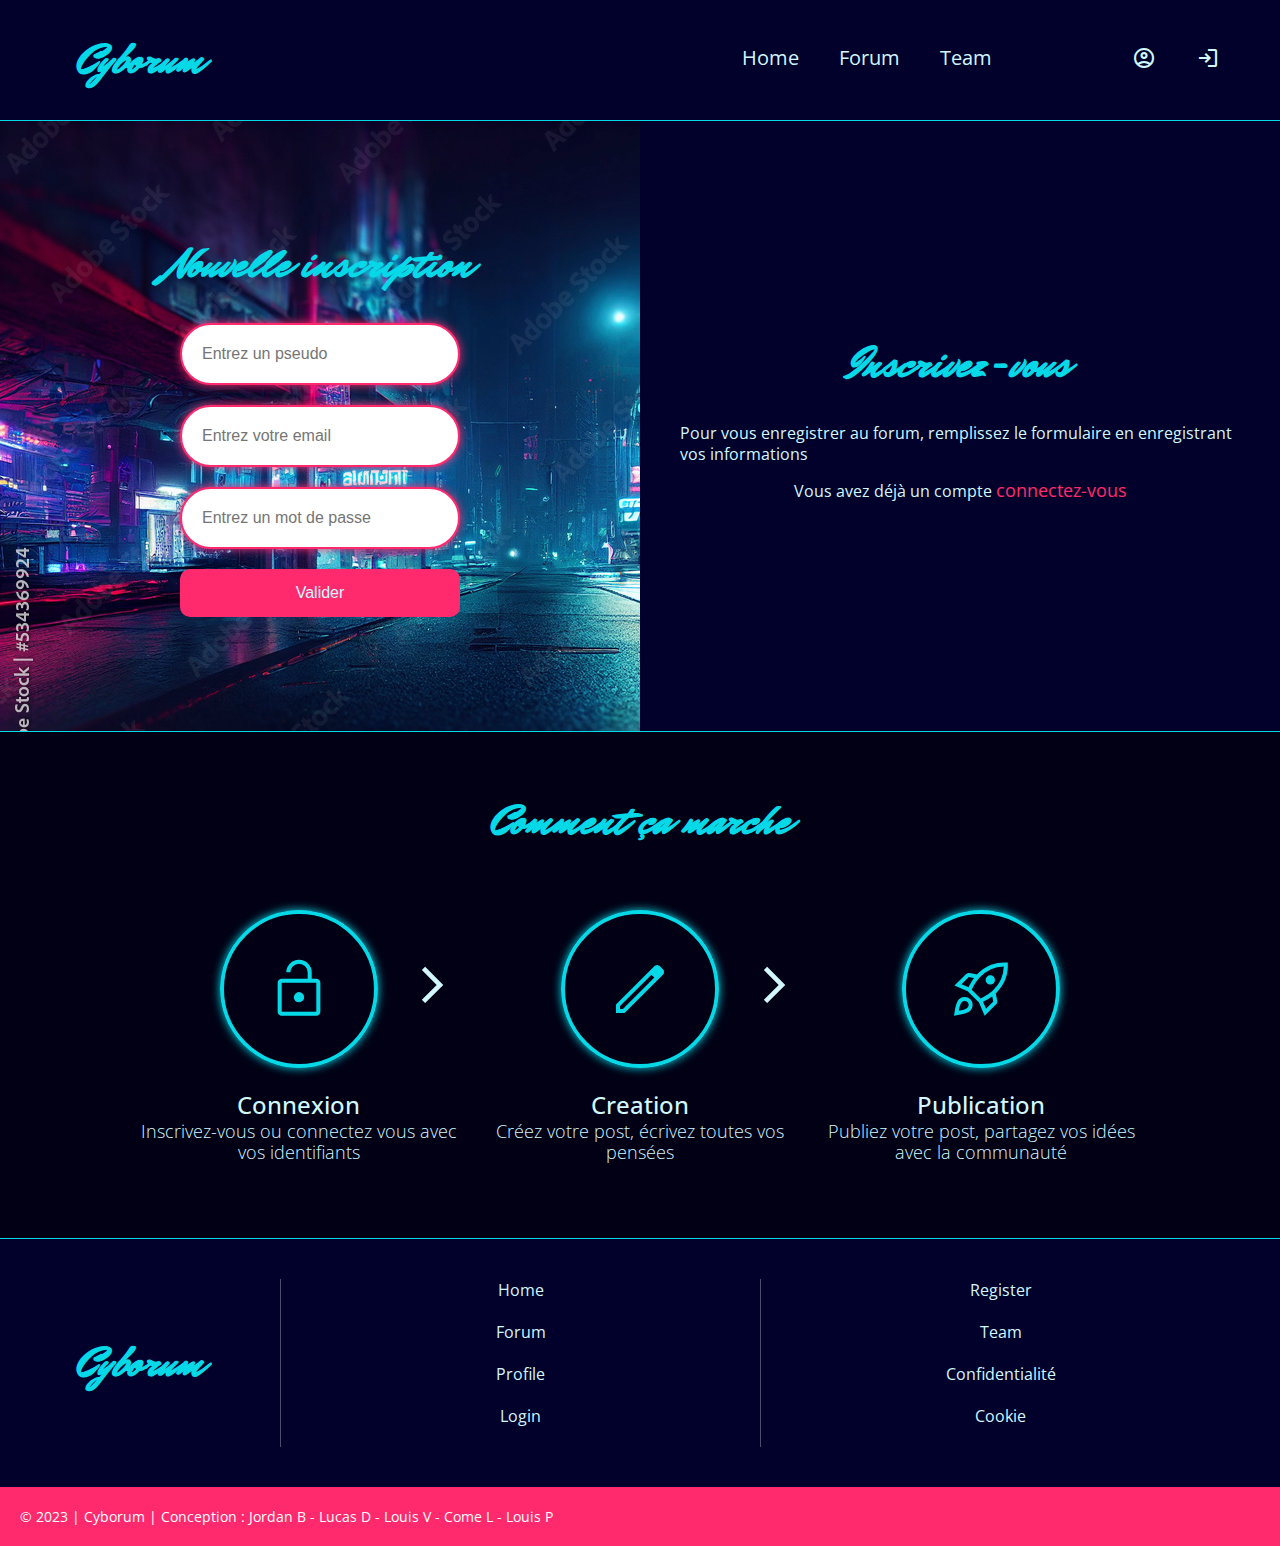
<file: assets/templates/index.html>
<!Doctype html>
<html lang="fr">
    <head>
        <meta charset="utf-8" content-type="text/html">
        <title>Forum</title> 
        <link href="/assets/static/style.css" rel="stylesheet" type="text/css">
        <link rel="stylesheet" href="https://fonts.googleapis.com/css2?family=Material+Symbols+Outlined:opsz,wght,FILL,GRAD@24,400,0,0" />
    </head>
    <body>
        <!--HEADER-->
        <header>
            <div class="container container-xlarge">
                <div class="logo">
                    <h2><a href="/">Cyborum</a></h2>
                </div>
                <nav class="nav-header">
                    <ul class="menu">
                        <li class="menu-item"><a href="/">Home</a></li>
                        <li class="menu-item"><a href="forum">Forum</a></li>
                        <li class="menu-item"><a href="team">Team</a></li>
                    </ul>
                    <ul class="menu menu-social">
                        <li class="menu-item"><a href="#"><span class="material-symbols-outlined">
                            account_circle
                            </span></a></li>
                        <li class="menu-item"><a href="login"><span class="material-symbols-outlined">
                            login
                            </span></a></li>
                    </ul>
                </nav>                
            </div>
        </header>

        <!--SECTION CONTENT-->
        <section id="Content">

            <!--SECTION FORM-->
            <section class="content-page section-border-bottom">
                <div class="container container-xlarge">
                    <div class="mid-width">
                        <h2>Nouvelle inscription</h2>
                        <form action="/" method="post" class="register-form">
                            <input type="text" name="name" placeholder="Entrez un pseudo" required>
                            <input type="email" name="email" placeholder="Entrez votre email" required>
                            <input type="password" name="password" placeholder="Entrez un mot de passe" required>
                            <button type="submit">Valider</button>
                        </form>
                    </div>
                    <div class="mid-width">
                        <h2>Inscrivez-vous</h2>
                        <p>Pour vous enregistrer au forum, remplissez le formulaire en enregistrant vos informations</p>
                        <p>Vous avez déjà un compte <a href="login" class="link">connectez-vous</a></p>
                        <!-- <form action="/" method="post" class="login-form">
                            <input type="text" name="name" placeholder="Entrez un pseudo">
                            <input type="password" name="password" placeholder="Entrez un mot de passe">
                            <button type="submit">Valider</button>
                        </form> -->
                    </div>
                </div>
            </section>
            <!--END SECTION FORM-->

            <!-- SECTION ICON -->
            <section class="content-page section-border-bottom">
                <div class="container container-icon">
                    <div class="block-content">
                        <h2>Comment ça marche</h2>
                    </div>

                    <!-- ICON BOX 1 -->
                    <div class="icon-box">
                        <div class="icon">
                            <span class="material-symbols-outlined">
                                lock_open
                            </span>
                        </div>
                        <div class="box-content">
                            <h3 class="icon-title">Connexion</h3>
                            <p class="icon-desc">Inscrivez-vous ou connectez vous avec vos identifiants</p>
                        </div>
                    </div>

                    <!-- ICON BOX 2 -->
                    <div class="icon-box">
                        <div class="icon">
                            <span class="material-symbols-outlined">
                                edit
                            </span>
                        </div>
                        <div class="box-content">
                            <h3 class="icon-title">Creation</h3>
                            <p class="icon-desc">Créez votre post, écrivez toutes vos pensées</p>
                        </div>
                    </div>

                    <!-- ICON BOX 1 -->
                    <div class="icon-box">
                        <div class="icon">
                            <span class="material-symbols-outlined">
                                rocket_launch
                            </span>
                        </div>
                        <div class="box-content">
                            <h3 class="icon-title">Publication</h3>
                            <p class="icon-desc">Publiez votre post, partagez vos idées avec la communauté</p>
                        </div>
                    </div>

                </div>
            </section>
            <!--END SECTION ICON-->

            <!--SECTION POST-->
            <section class="">

            </section>

            <!--END CONTENT-->
        </section>

        <!--FOOTER-->
        <footer>
            <div class="container container-xlarge">
                <div class="logo">
                    <h2>Cyborum</h2>
                </div>
                <nav class="nav-footer">
                    <ul class="menu menu1">
                        <li class="menu-item"><a href="/">Home</a></li>
                        <li class="menu-item"><a href="/forum">Forum</a></li>
                        <li class="menu-item"><a href="#">Profile</a></li>
                        <li class="menu-item"><a href="/login">Login</a></li>
                    </ul>

                    <ul class="menu menu2">
                        <li class="menu-item"><a href="/">Register</a></li>
                        <li class="menu-item"><a href="/team">Team</a></li>
                        <li class="menu-item">Confidentialité</li>
                        <li class="menu-item">Cookie</li>
                    </ul>
                </nav>
            </div>
            <div class="copyright">© 2023 | Cyborum | Conception : Jordan B - Lucas D - Louis V - Come L - Louis P </div>
        </footer>
    </body>
</html>
</file>
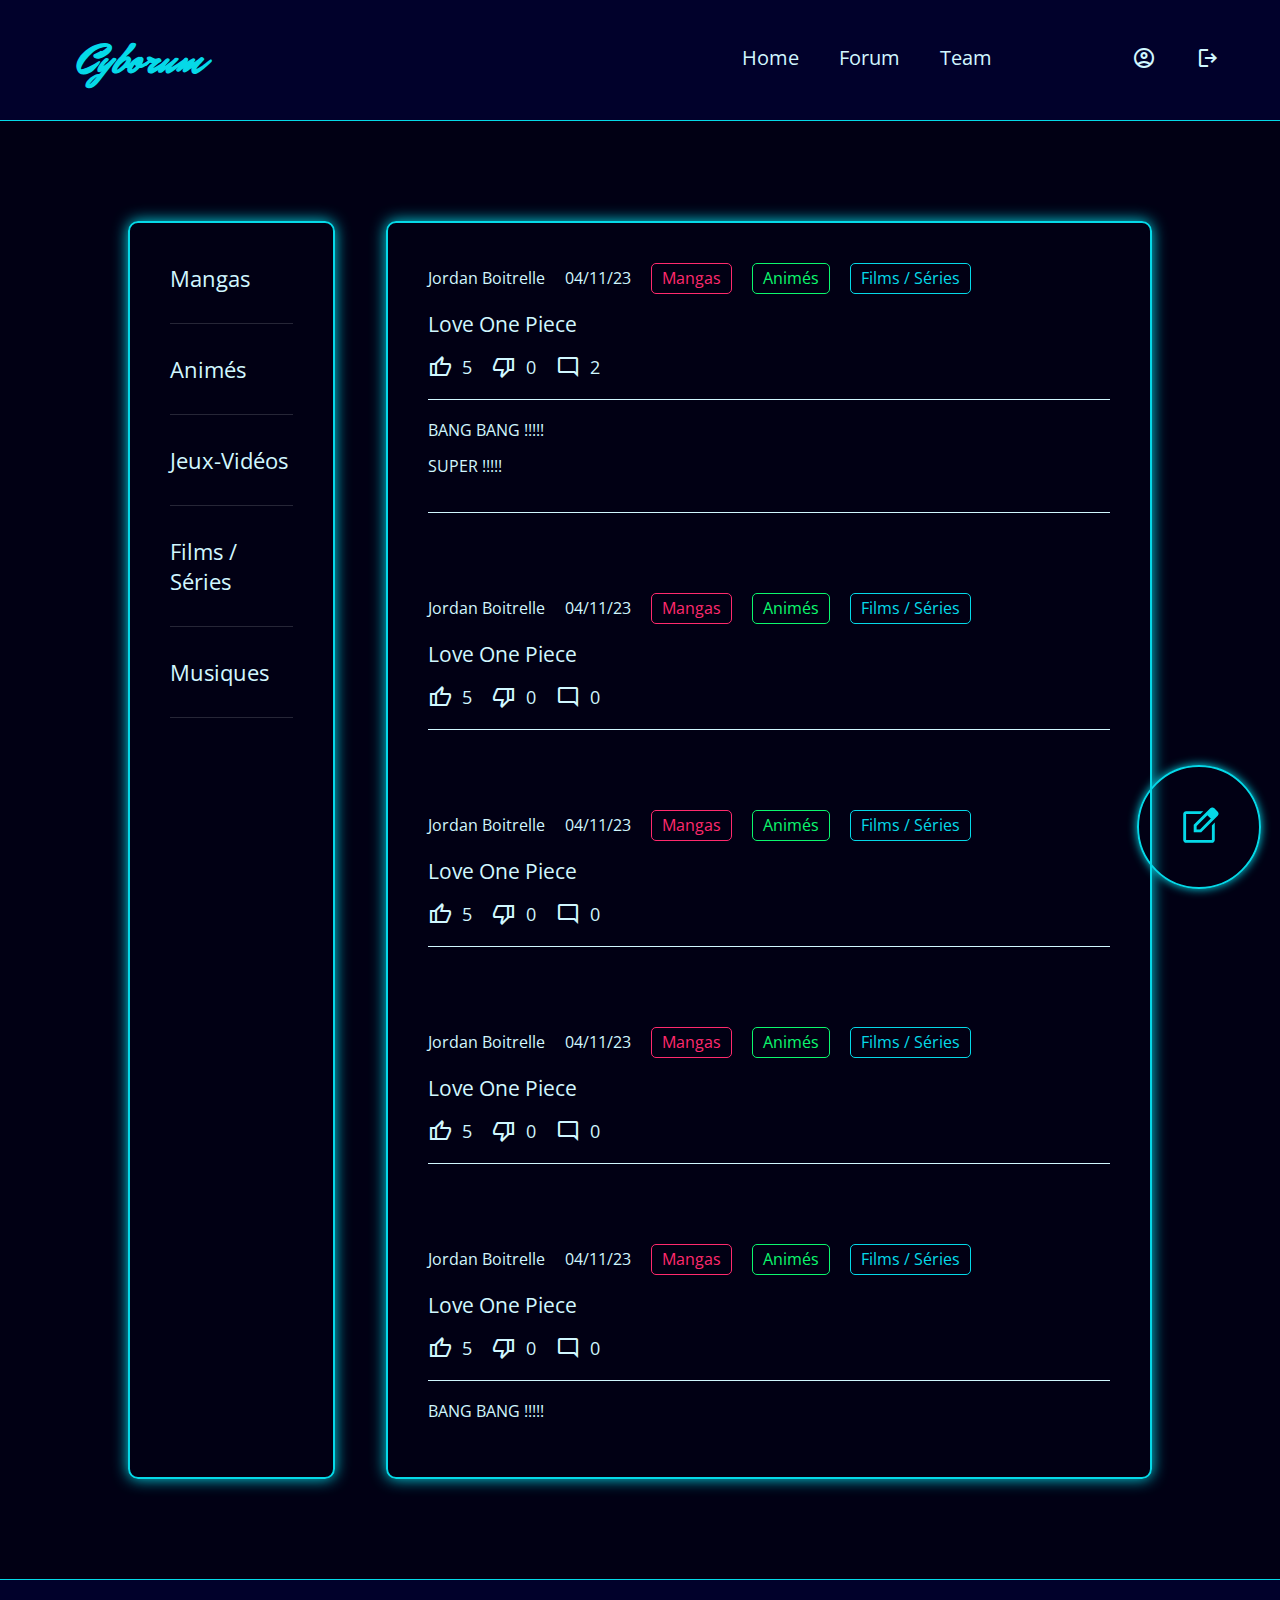
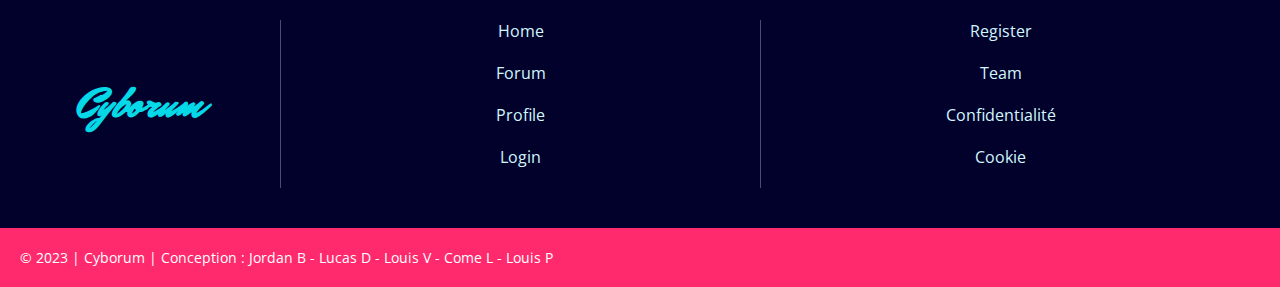
<file: assets/templates/confirmation.html>
<!Doctype html>
<html lang="fr">
    <head>
        <meta charset="utf-8" content-type="text/html">
        <title>Forum</title> 
        <link href="/assets/static/style.css" rel="stylesheet" type="text/css">
        <link rel="stylesheet" href="https://fonts.googleapis.com/css2?family=Material+Symbols+Outlined:opsz,wght,FILL,GRAD@24,400,0,0" />
    </head>
    <body class="page-forum">
        <!--HEADER-->
        <header>
            <div class="container container-xlarge">
                <div class="logo">
                    <h2><a href="/">Cyborum</a></h2>
                </div>
                <nav class="nav-header">
                    <ul class="menu">
                        <li class="menu-item"><a href="/">Home</a></li>
                        <li class="menu-item"><a href="forum">Forum</a></li>
                        <li class="menu-item"><a href="team">Team</a></li>
                    </ul>
                    <ul class="menu menu-social">
                        <li class="menu-item"><a href="#"><span class="material-symbols-outlined">
                            account_circle
                            </span></a></li>
                        <li class="menu-item"><a href="#"><span class="material-symbols-outlined">
                            logout
                            </span></a></li>
                    </ul>
                </nav>                
            </div>
        </header>

        <!--SECTION CONTENT-->
        <section id="Content">

            <!--SECTION FORUM-->
            <section class="content-page section-border-bottom">
                <div class="container">

                    <!--FORUM-->
                    <div class="forum">

                        <!--FORUM FILTERS-->
                        <div class="forum-filter">
                            <nav class="forum-nav">
                                <ul class="forum-menu">
                                    <li class="forum-menu-item">Mangas</li>
                                    <li class="forum-menu-item">Animés</li>
                                    <li class="forum-menu-item">Jeux-Vidéos</li>
                                    <li class="forum-menu-item">Films / Séries</li>
                                    <li class="forum-menu-item">Musiques</li>
                                </ul>
                            </nav>
                        <!--END FILTERS-->    
                        </div>

                        <!--FORUM CONTENT-->
                        <div class="forum-content">

                            <!--MESSAGE-->
                            <div class="forum-msg">
                                <div class="forum-msg-header">
                                <p class="auteur">Jordan Boitrelle</p>
                                <p class="date">04/11/23</p>
                                <div class="categories">
                                    <p class="category cat-mangas">Mangas</p>
                                    <p class="category cat-animes">Animés</p>
                                    <p class="category cat-films">Films / Séries</p>
                                </div>
                                </div>
                                <div class="forum-msg-content">
                                    <p class="msg">Love One Piece</p>
                                </div>
                                <div class="forum-msg-footer">
                                    <div class="like">
                                        <span class="material-symbols-outlined">
                                            thumb_up
                                            </span>
                                            <span class="count">5</span>
                                    </div>
                                    <div class="dislike">
                                        <span class="material-symbols-outlined">
                                            thumb_down
                                            </span>
                                            <span class="count">0</span>
                                    </div>
                                    <div class="comment">
                                        <span class="material-symbols-outlined">
                                            mode_comment
                                            </span>
                                            <span class="count">2</span>
                                    </div>
                                    <div class="comment-list">
                                        <p class="comment-msg">BANG BANG !!!!!</p>
                                        <p class="comment-msg">SUPER !!!!!</p>
                                    </div>
                                </div>
                            </div>

                            <!--MESSAGE-->
                            <div class="forum-msg">
                                <div class="forum-msg-header">
                                <p class="auteur">Jordan Boitrelle</p>
                                <p class="date">04/11/23</p>
                                <div class="categories">
                                    <p class="category cat-mangas">Mangas</p>
                                    <p class="category cat-animes">Animés</p>
                                    <p class="category cat-films">Films / Séries</p>
                                </div>
                                </div>
                                <div class="forum-msg-content">
                                    <p class="msg">Love One Piece</p>
                                </div>
                                <div class="forum-msg-footer">
                                    <div class="like">
                                        <span class="material-symbols-outlined">
                                            thumb_up
                                            </span>
                                            <span class="count">5</span>
                                    </div>
                                    <div class="dislike">
                                        <span class="material-symbols-outlined">
                                            thumb_down
                                            </span>
                                            <span class="count">0</span>
                                    </div>
                                    <div class="comment">
                                        <span class="material-symbols-outlined">
                                            mode_comment
                                            </span>
                                            <span class="count">0</span>
                                    </div>
                                </div>
                            </div>

                            <!--MESSAGE-->
                            <div class="forum-msg">
                                <div class="forum-msg-header">
                                <p class="auteur">Jordan Boitrelle</p>
                                <p class="date">04/11/23</p>
                                <div class="categories">
                                    <p class="category cat-mangas">Mangas</p>
                                    <p class="category cat-animes">Animés</p>
                                    <p class="category cat-films">Films / Séries</p>
                                </div>
                                </div>
                                <div class="forum-msg-content">
                                    <p class="msg">Love One Piece</p>
                                </div>
                                <div class="forum-msg-footer">
                                    <div class="like">
                                        <span class="material-symbols-outlined">
                                            thumb_up
                                            </span>
                                            <span class="count">5</span>
                                    </div>
                                    <div class="dislike">
                                        <span class="material-symbols-outlined">
                                            thumb_down
                                            </span>
                                            <span class="count">0</span>
                                    </div>
                                    <div class="comment">
                                        <span class="material-symbols-outlined">
                                            mode_comment
                                            </span>
                                            <span class="count">0</span>
                                    </div>
                                </div>
                            </div>

                            <!--MESSAGE-->
                            <div class="forum-msg">
                                <div class="forum-msg-header">
                                <p class="auteur">Jordan Boitrelle</p>
                                <p class="date">04/11/23</p>
                                <div class="categories">
                                    <p class="category cat-mangas">Mangas</p>
                                    <p class="category cat-animes">Animés</p>
                                    <p class="category cat-films">Films / Séries</p>
                                </div>
                                </div>
                                <div class="forum-msg-content">
                                    <p class="msg">Love One Piece</p>
                                </div>
                                <div class="forum-msg-footer">
                                    <div class="like">
                                        <span class="material-symbols-outlined">
                                            thumb_up
                                            </span>
                                            <span class="count">5</span>
                                    </div>
                                    <div class="dislike">
                                        <span class="material-symbols-outlined">
                                            thumb_down
                                            </span>
                                            <span class="count">0</span>
                                    </div>
                                    <div class="comment">
                                        <span class="material-symbols-outlined">
                                            mode_comment
                                            </span>
                                            <span class="count">0</span>
                                    </div>
                                </div>
                            </div>

                            <!--MESSAGE-->
                            <div class="forum-msg">
                                <div class="forum-msg-header">
                                <p class="auteur">Jordan Boitrelle</p>
                                <p class="date">04/11/23</p>
                                <div class="categories">
                                    <p class="category cat-mangas">Mangas</p>
                                    <p class="category cat-animes">Animés</p>
                                    <p class="category cat-films">Films / Séries</p>
                                </div>
                                </div>
                                <div class="forum-msg-content">
                                    <p class="msg">Love One Piece</p>
                                </div>
                                <div class="forum-msg-footer">
                                    <div class="like">
                                        <span class="material-symbols-outlined">
                                            thumb_up
                                            </span>
                                            <span class="count">5</span>
                                    </div>
                                    <div class="dislike">
                                        <span class="material-symbols-outlined">
                                            thumb_down
                                            </span>
                                            <span class="count">0</span>
                                    </div>
                                    <div class="comment">
                                        <span class="material-symbols-outlined">
                                            mode_comment
                                            </span>
                                            <span class="count">0</span>
                                    </div>
                                    <div class="comment-list">
                                        <p class="comment-msg">BANG BANG !!!!!</p>
                                    </div>
                                </div>
                            </div>

                        <!--END CONTENT-->    
                        </div>

                    <!--END FORUM-->    
                    </div>

                </div>
            <!--END SECTION FORUM-->    
            </section>

            <!--BTN EDIT POST-->
            <div class="btn-edit-post">
                <div class="btn">
                    <a href="edit-post">
                        <span class="material-symbols-outlined">
                            edit_square
                            </span>
                    </a>
                </div>
            </div>

        <!--END CONTENT-->
        </section>
                <!--FOOTER-->
        <footer>
            <div class="container container-xlarge">
                <div class="logo">
                    <h2>Cyborum</h2>
                </div>
                <nav class="nav-footer">
                    <ul class="menu menu1">
                        <li class="menu-item"><a href="/">Home</a></li>
                        <li class="menu-item"><a href="/forum">Forum</a></li>
                        <li class="menu-item"><a href="/users">Profile</a></li>
                        <li class="menu-item"><a href="/login">Login</a></li>
                    </ul>

                    <ul class="menu menu2">
                        <li class="menu-item">Register</li>
                        <li class="menu-item"><a href="/team">Team</a></li>
                        <li class="menu-item">Confidentialité</li>
                        <li class="menu-item">Cookie</li>
                    </ul>
                </nav>
            </div>
            <div class="copyright">© 2023 | Cyborum | Conception : Jordan B - Lucas D - Louis V - Come L - Louis P </div>
        </footer>
    </body>
</html>
</file>
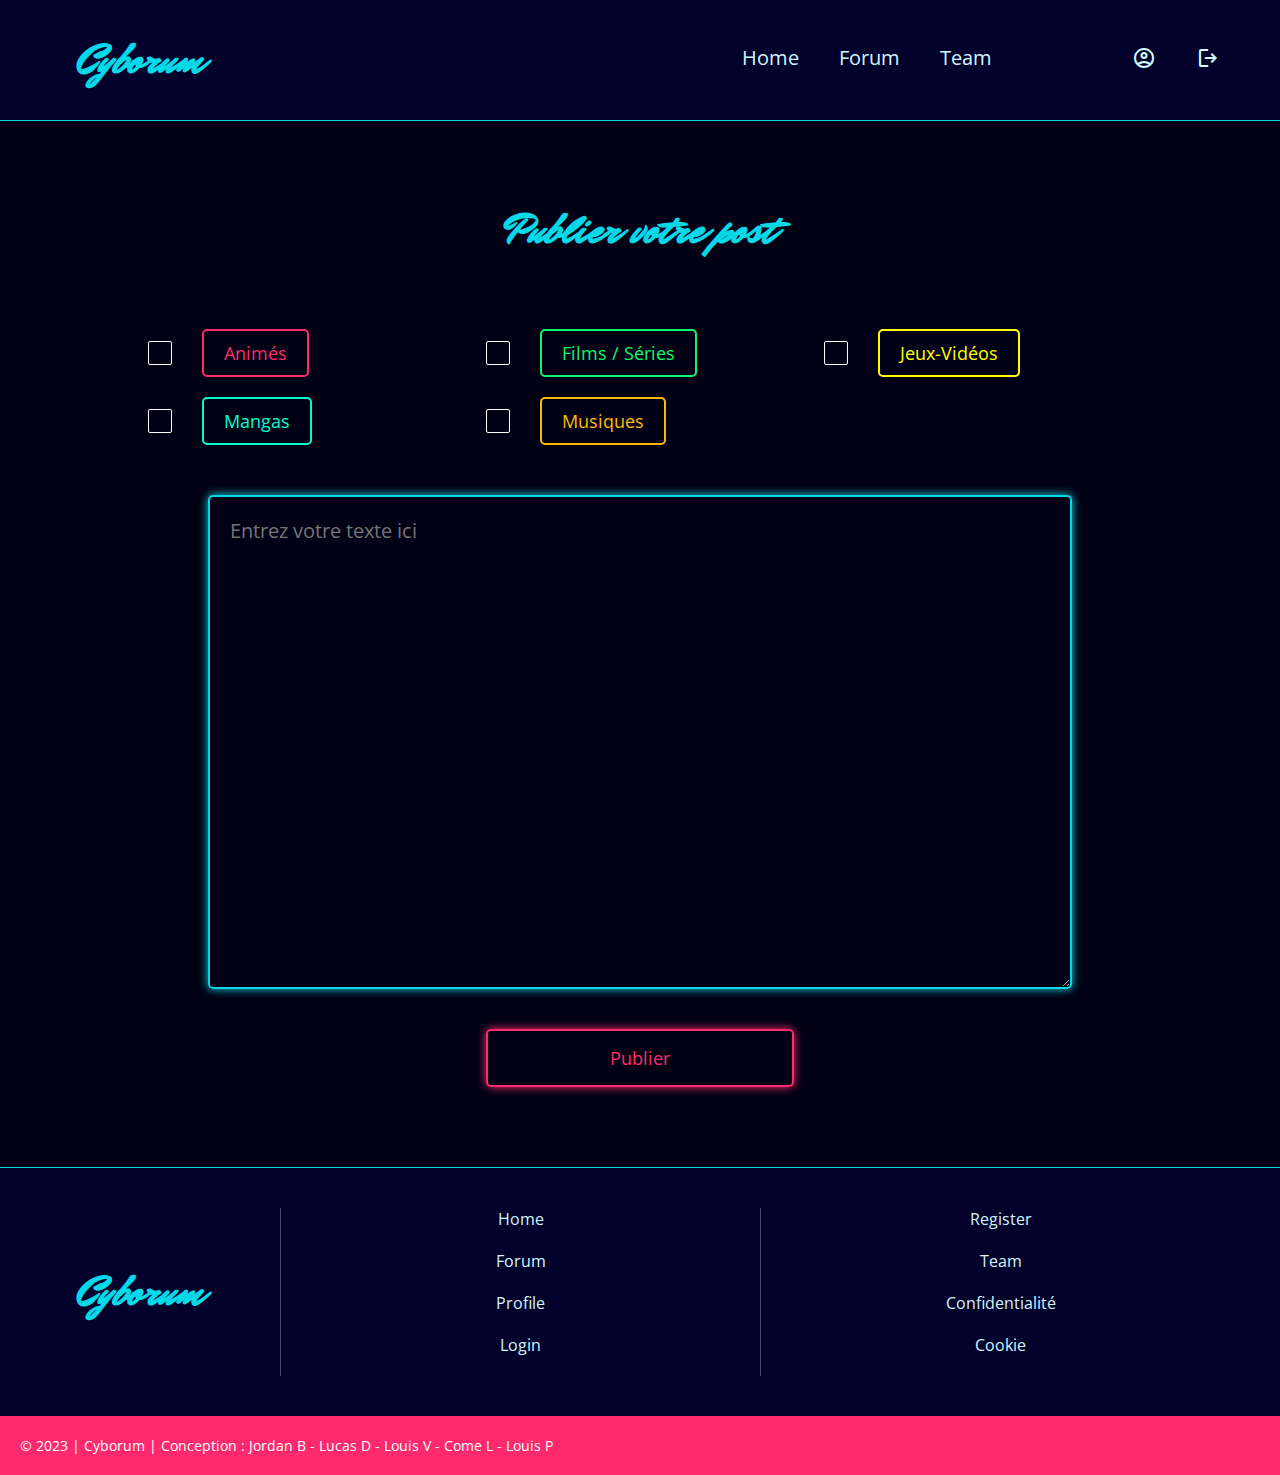
<file: assets/templates/edit-post.html>
<!Doctype html>
<html lang="fr">

<head>
    <meta charset="utf-8" content-type="text/html">

    <title>Forum</title>
    <link href="/assets/static/style.css" rel="stylesheet" type="text/css">
    <link rel="stylesheet"
        href="https://fonts.googleapis.com/css2?family=Material+Symbols+Outlined:opsz,wght,FILL,GRAD@24,400,0,0" />
</head>

<body class="page-edit">
    <!--HEADER-->
    <header>
        <div class="container container-xlarge">
            <div class="logo">
                <h2><a href="/">Cyborum</a></h2>
            </div>
            <nav class="nav-header">
                <ul class="menu">
                    <li class="menu-item"><a href="/">Home</a></li>
                    <li class="menu-item"><a href="forum">Forum</a></li>
                    <li class="menu-item"><a href="team">Team</a></li>
                </ul>
                <ul class="menu menu-social">
                    <li class="menu-item"><a href="#"><span class="material-symbols-outlined">
                                account_circle
                            </span></a></li>
                    <li class="menu-item"><a href="login"><span class="material-symbols-outlined">
                                logout
                            </span></a></li>
                </ul>
            </nav>
        </div>
    </header>

    <!--SECTION CONTENT-->
    <section id="Content">
        <section class="content-page section-border-bottom">
            <div class="container">
                <form action="/forumin" method="post">
                    <h2>Publier votre post</h2>
                    <div class="check-wrap">
                        <div class="list-check">
                            <input type="checkbox" id="category-0" name="category-0" value="Animés" />
                            <label for="category-0">Animés</label>
                        </div>
                        <div class="list-check">
                            <input type="checkbox" id="category-1" name="category-1" value="Films" />
                            <label for="category-1">Films / Séries</label>
                        </div>
                        <div class="list-check">
                            <input type="checkbox" id="category-2" name="category-2" value="Jeux-Vidéos" />
                            <label for="category-2">Jeux-Vidéos</label>
                        </div>
                        <div class="list-check">
                            <input type="checkbox" id="category-3" name="category-3" value="Mangas" />
                            <label for="category-3">Mangas</label>
                        </div>
                        <div class="list-check">
                            <input type="checkbox" id="category-4" name="category-4" value="Musiques"/>
                            <label for="category-4">Musiques</label>
                        </div>
                    </div>

                    <textarea name="postContent" value="" placeholder="Entrez votre texte ici"></textarea>
                    <button type="submit">Publier</button>
                </form>
            </div>
        </section>

        <!--END CONTENT-->
    </section>

    <!--FOOTER-->
    <footer>
        <div class="container container-xlarge">
            <div class="logo">
                <h2>Cyborum</h2>
            </div>
            <nav class="nav-footer">
                <ul class="menu menu1">
                    <li class="menu-item"><a href="/">Home</a></li>
                    <li class="menu-item"><a href="/forum">Forum</a></li>
                    <li class="menu-item"><a href="/users">Profile</a></li>
                    <li class="menu-item"><a href="/login">Login</a></li>
                </ul>

                <ul class="menu menu2">
                    <li class="menu-item">Register</li>
                    <li class="menu-item"><a href="/team">Team</a></li>
                    <li class="menu-item">Confidentialité</li>
                    <li class="menu-item">Cookie</li>
                </ul>
            </nav>
        </div>
        <div class="copyright">© 2023 | Cyborum | Conception : Jordan B - Lucas D - Louis V - Come L - Louis P </div>
    </footer>
    <script>
        document.addEventListener("DOMContentLoaded", function () {
            var checkboxes = document.querySelectorAll('input[type="checkbox"]');
            var maxCheckCount = 3;

            checkboxes.forEach(function (checkbox) {
                checkbox.addEventListener("change", function () {
                    var checkedCheckboxes = document.querySelectorAll('input[type="checkbox"]:checked');

                    if (checkedCheckboxes.length > maxCheckCount) {
                        checkbox.checked = false;
                    }
                });
            });
        });
    </script>
</body>

</html>
</file>
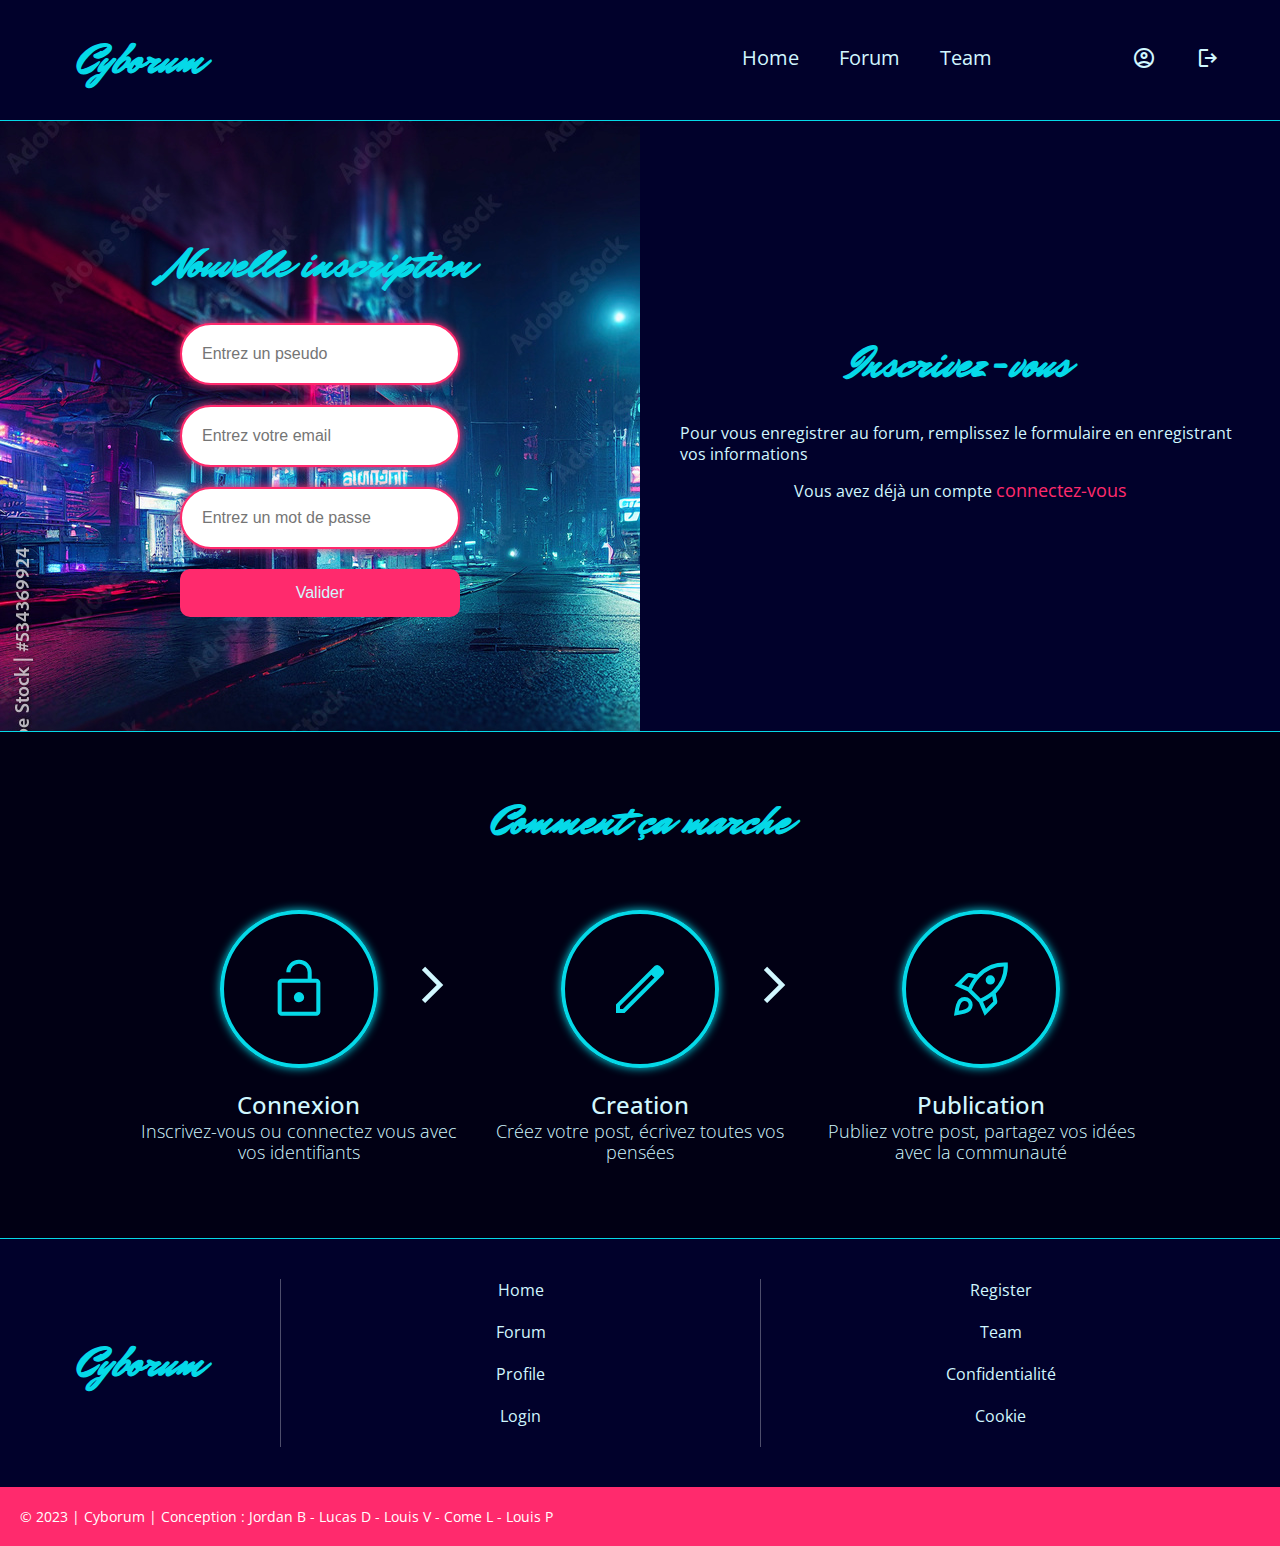
<file: assets/templates/indexLogin.html>
<!Doctype html>
<html lang="fr">
    <head>
        <meta charset="utf-8" content-type="text/html">
        <title>Forum</title> 
        <link href="/assets/static/style.css" rel="stylesheet" type="text/css">
        <link rel="stylesheet" href="https://fonts.googleapis.com/css2?family=Material+Symbols+Outlined:opsz,wght,FILL,GRAD@24,400,0,0" />
    </head>
    <body>
        <!--HEADER-->
        <header>
            <div class="container container-xlarge">
                <div class="logo">
                    <h2><a href="/">Cyborum</a></h2>
                </div>
                <nav class="nav-header">
                    <ul class="menu">
                        <li class="menu-item"><a href="home">Home</a></li>
                        <li class="menu-item"><a href="forumin">Forum</a></li>
                        <li class="menu-item"><a href="teamin">Team</a></li>
                    </ul>
                    <ul class="menu menu-social">
                        <li class="menu-item"><a href="/users"><span class="material-symbols-outlined">
                            account_circle
                            </span></a></li>
                        <li class="menu-item"><a href="login"><span class="material-symbols-outlined">
                            logout
                            </span></a></form></li>
                    </ul>
                </nav>                
            </div>
        </header>

        <!--SECTION CONTENT-->
        <section id="Content">

            <!--SECTION FORM-->
            <section class="content-page section-border-bottom">
                <div class="container container-xlarge">
                    <div class="mid-width">
                        <h2>Nouvelle inscription</h2>
                        <form action="/" method="post" class="register-form">
                            <input type="text" name="name" placeholder="Entrez un pseudo" required>
                            <input type="email" name="email" placeholder="Entrez votre email" required>
                            <input type="password" name="password" placeholder="Entrez un mot de passe" required>
                            <button type="submit">Valider</button>
                        </form>
                    </div>
                    <div class="mid-width">
                        <h2>Inscrivez-vous</h2>
                        <p>Pour vous enregistrer au forum, remplissez le formulaire en enregistrant vos informations</p>
                        <p>Vous avez déjà un compte <a href="login" class="link">connectez-vous</a></p>
                        <!--<form action="/confirmation.html" method="post" class="login-form">
                            <input type="text" name="name" placeholder="Entrez un pseudo">
                            <input type="password" name="password" placeholder="Entrez un mot de passe">
                            <button type="submit">Valider</button>
                        </form>-->
                    </div>
                </div>
            </section>
            <!--END SECTION FORM-->

            <!-- SECTION ICON -->
            <section class="content-page section-border-bottom">
                <div class="container container-icon">
                    <div class="block-content">
                        <h2>Comment ça marche</h2>
                    </div>

                    <!-- ICON BOX 1 -->
                    <div class="icon-box">
                        <div class="icon">
                            <span class="material-symbols-outlined">
                                lock_open
                            </span>
                        </div>
                        <div class="box-content">
                            <h3 class="icon-title">Connexion</h3>
                            <p class="icon-desc">Inscrivez-vous ou connectez vous avec vos identifiants</p>
                        </div>
                    </div>

                    <!-- ICON BOX 2 -->
                    <div class="icon-box">
                        <div class="icon">
                            <span class="material-symbols-outlined">
                                edit
                            </span>
                        </div>
                        <div class="box-content">
                            <h3 class="icon-title">Creation</h3>
                            <p class="icon-desc">Créez votre post, écrivez toutes vos pensées</p>
                        </div>
                    </div>

                    <!-- ICON BOX 1 -->
                    <div class="icon-box">
                        <div class="icon">
                            <span class="material-symbols-outlined">
                                rocket_launch
                            </span>
                        </div>
                        <div class="box-content">
                            <h3 class="icon-title">Publication</h3>
                            <p class="icon-desc">Publiez votre post, partagez vos idées avec la communauté</p>
                        </div>
                    </div>

                </div>
            </section>
            <!--END SECTION ICON-->

            <!--SECTION POST-->
            <section class="">

            </section>

            <!--END CONTENT-->
        </section>

        <!--FOOTER-->
        <footer>
            <div class="container container-xlarge">
                <div class="logo">
                    <h2>Cyborum</h2>
                </div>
                <nav class="nav-footer">
                    <ul class="menu menu1">
                        <li class="menu-item"><a href="/">Home</a></li>
                        <li class="menu-item"><a href="/forum">Forum</a></li>
                        <li class="menu-item"><a href="/users">Profile</a></li>
                        <li class="menu-item"><a href="/login">Login</a></li>
                    </ul>

                    <ul class="menu menu2">
                        <li class="menu-item">Register</li>
                        <li class="menu-item"><a href="/team">Team</a></li>
                        <li class="menu-item">Confidentialité</li>
                        <li class="menu-item">Cookie</li>
                    </ul>
                </nav>
            </div>
            <div class="copyright">© 2023 | Cyborum | Conception : Jordan B - Lucas D - Louis V - Come L - Louis P </div>
        </footer>
    </body>
</html>
</file>
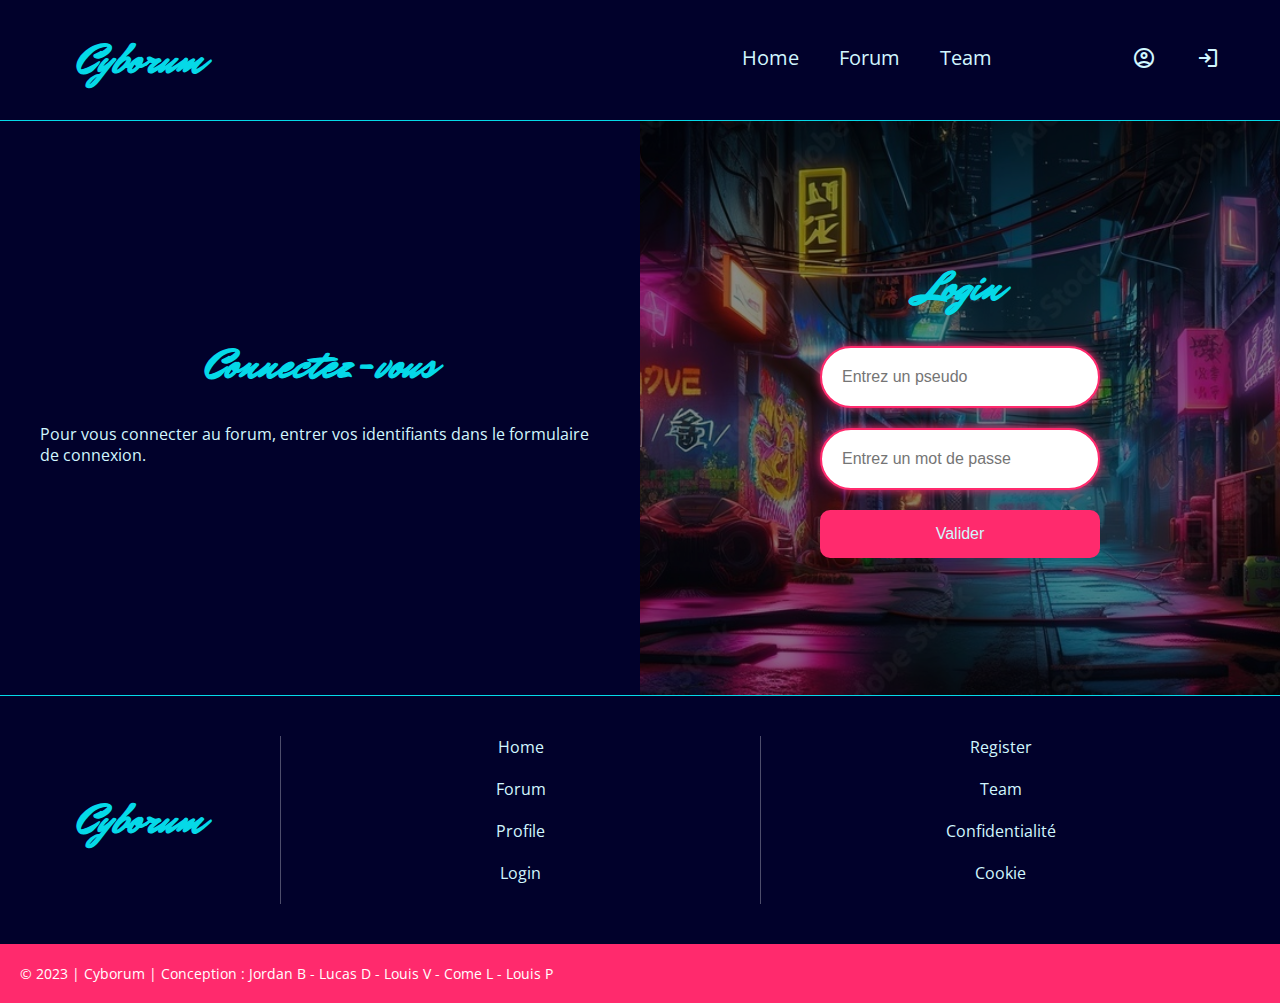
<file: assets/templates/login.html>
<!Doctype html>
<html lang="fr">
    <head>
        <meta charset="utf-8" content-type="text/html">
        <title>Forum</title> 
        <link href="/assets/static/style.css" rel="stylesheet" type="text/css">
        <link rel="stylesheet" href="https://fonts.googleapis.com/css2?family=Material+Symbols+Outlined:opsz,wght,FILL,GRAD@24,400,0,0" />
    </head>
    <body class="page-login">
        <!--HEADER-->
        <header>
            <div class="container container-xlarge">
                <div class="logo">
                    <h2><a href="/">Cyborum</a></h2>
                </div>
                <nav class="nav-header">
                    <ul class="menu">
                        <li class="menu-item"><a href="/">Home</a></li>
                        <li class="menu-item"><a href="forum">Forum</a></li>
                        <li class="menu-item"><a href="team">Team</a></li>
                    </ul>
                    <ul class="menu menu-social">
                        <li class="menu-item"><a href="#"><span class="material-symbols-outlined">
                            account_circle
                            </span></a></li>
                        <li class="menu-item"><a href="login"><span class="material-symbols-outlined">
                            login
                            </span></a></li>
                    </ul>
                </nav>                
            </div>
        </header>

        <!--SECTION CONTENT-->
        <section id="Content">

            <!--SECTION FORM-->
            <section class="content-page section-border-bottom">
                <div class="container container-xlarge">
                    <div class="mid-width">
                        <h2>Connectez-vous</h2>
                        <!--<form action="/confirmation.html" method="post" class="register-form">
                            <input type="text" name="name" placeholder="Entrez un pseudo" required>
                            <input type="email" name="email" placeholder="Entrez votre email" required>
                            <input type="password" name="password" placeholder="Entrez un mot de passe" required>
                            <button type="submit">Valider</button>
                        </form>-->
                        <p>Pour vous connecter au forum, entrer vos identifiants dans le formulaire de connexion.</p>
                    </div>
                    <div class="mid-width">
                        <h2>Login</h2>
                        <form action="/login" method="post" class="login-form">
                            <input type="text" name="username" placeholder="Entrez un pseudo" required>
                            <input type="password" name="password" placeholder="Entrez un mot de passe" required>
                            <button type="submit">Valider</button>
                        </form>
                    </div>
                </div>
            </section>
            <!--END SECTION FORM-->

            <!--END CONTENT-->
        </section>

        <!--FOOTER-->
        <footer>
            <div class="container container-xlarge">
                <div class="logo">
                    <h2>Cyborum</h2>
                </div>
                <nav class="nav-footer">
                    <ul class="menu menu1">
                        <li class="menu-item"><a href="/">Home</a></li>
                        <li class="menu-item"><a href="/forum">Forum</a></li>
                        <li class="menu-item"><a href="#">Profile</a></li>
                        <li class="menu-item"><a href="/login">Login</a></li>
                    </ul>

                    <ul class="menu menu2">
                        <li class="menu-item"><a href="/">Register</a></li>
                        <li class="menu-item"><a href="/team">Team</a></li>
                        <li class="menu-item">Confidentialité</li>
                        <li class="menu-item">Cookie</li>
                    </ul>
                </nav>
            </div>
            <div class="copyright">© 2023 | Cyborum | Conception : Jordan B - Lucas D - Louis V - Come L - Louis P </div>
        </footer>
    </body>
</html>
</file>
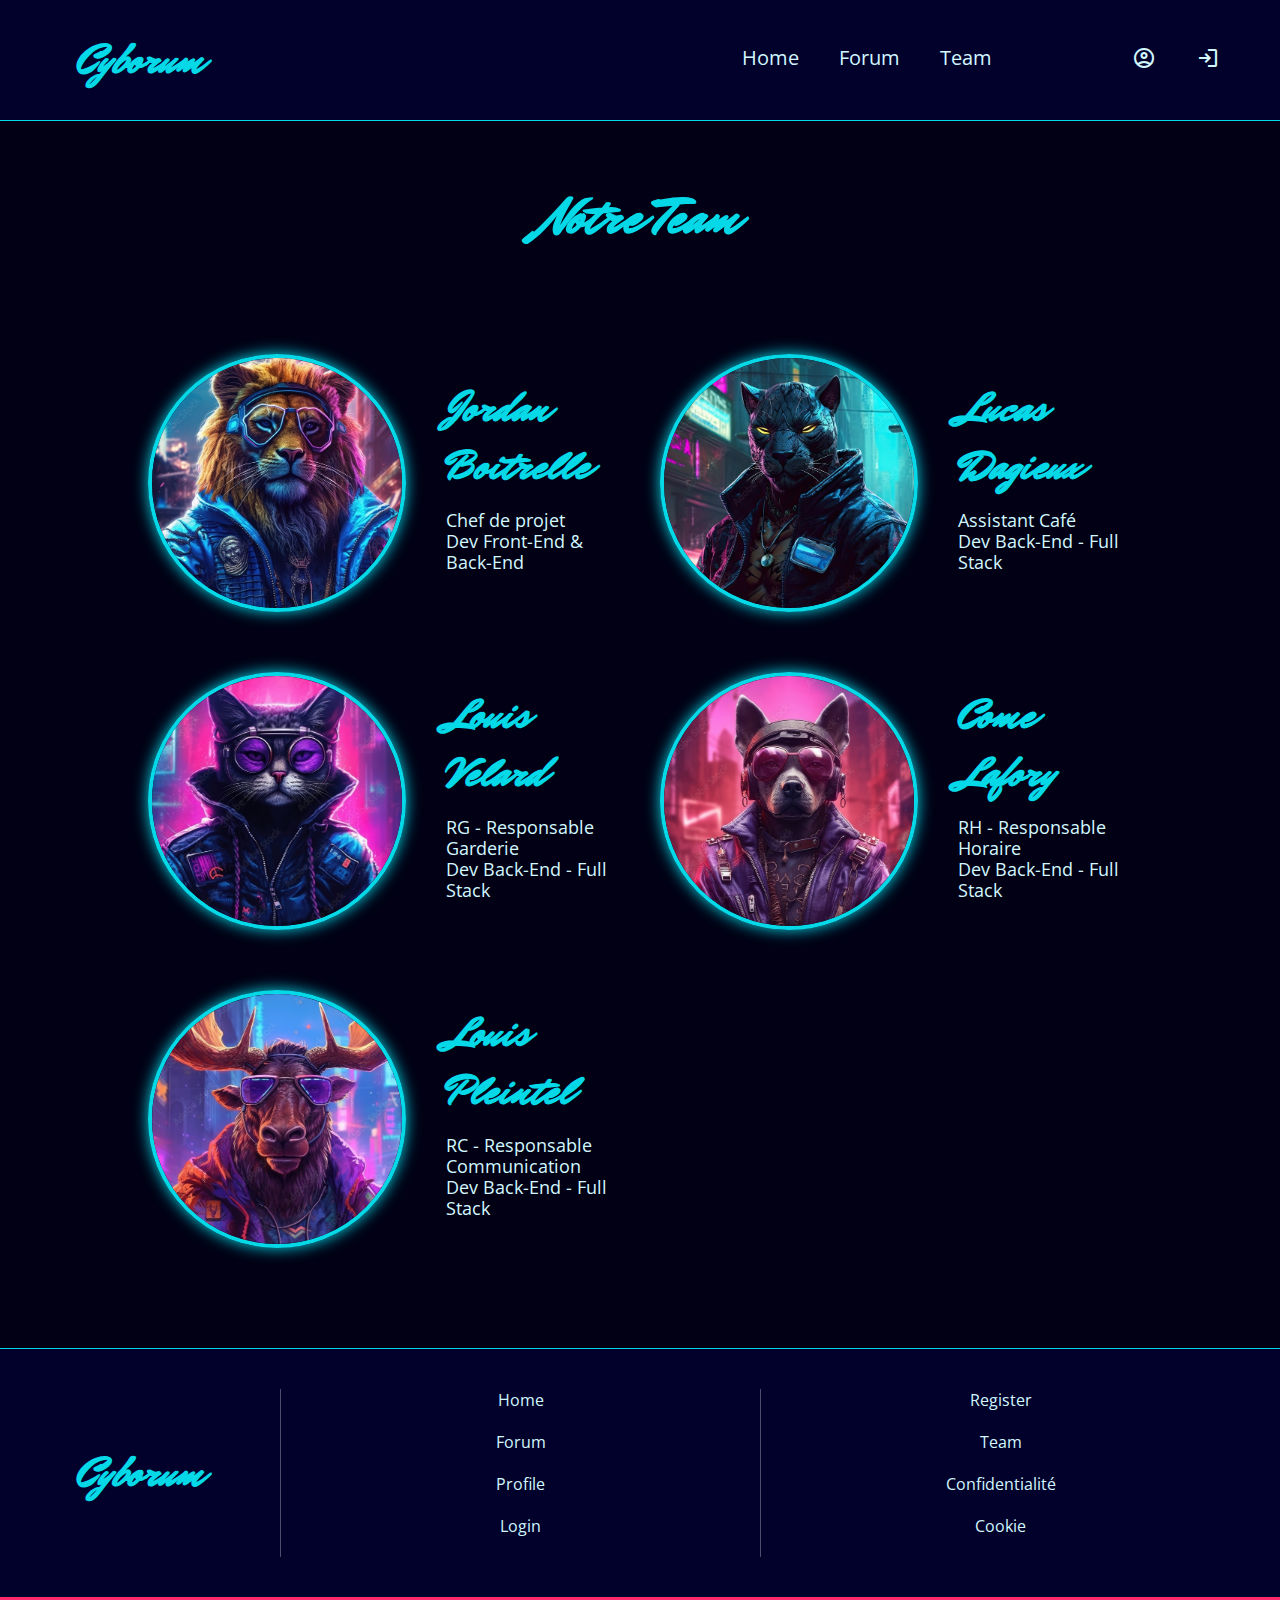
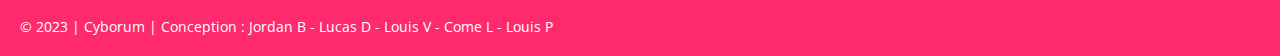
<file: assets/templates/team.html>
<!Doctype html>
<html lang="fr">
    <head>
        <meta charset="utf-8" content-type="text/html">
        <title>Forum</title> 
        <link href="/assets/static/style.css" rel="stylesheet" type="text/css">
        <link rel="stylesheet" href="https://fonts.googleapis.com/css2?family=Material+Symbols+Outlined:opsz,wght,FILL,GRAD@24,400,0,0" />
    </head>
    <body>
        <!--HEADER-->
        <header>
            <div class="container container-xlarge">
                <div class="logo">
                    <h2><a href="/">Cyborum</a></h2>
                </div>
                <nav class="nav-header">
                    <ul class="menu">
                        <li class="menu-item"><a href="/">Home</a></li>
                        <li class="menu-item"><a href="forum">Forum</a></li>
                        <li class="menu-item"><a href="team">Team</a></li>
                    </ul>
                    <ul class="menu menu-social">
                        <li class="menu-item"><a href="#"><span class="material-symbols-outlined">
                            account_circle
                            </span></a></li>
                        <li class="menu-item"><a href="login"><span class="material-symbols-outlined">
                            login
                            </span></a></li>
                    </ul>
                </nav>                
            </div>
        </header>

        <!--SECTION CONTENT-->
        <section id="Content">

            <!--SECTION TEAM-->
            <section class="content-page section-border-bottom">
                
                <div class="container container-team">
                    <h1>Notre Team</h1>
                    <!--TEAM 1-->
                    <div class="team">
                        <div class="team-img">
                            <img src="/assets/img/AdobeStock_645275048_Preview.jpeg"/>
                        </div>
                        <div class="team-content">
                            <h2 class="title">Jordan Boitrelle</h2>
                            <p class="desc">Chef de projet<br/>Dev Front-End & Back-End</p>
                        </div>
                    </div>
                    
                    <!--TEAM 2-->
                    <div class="team">
                        <div class="team-img">
                            <img src="/assets/img/AdobeStock_645275066_Preview.jpeg"/>
                        </div>
                        <div class="team-content">
                            <h2 class="title">Lucas Dagieux</h2>
                            <p class="desc">Assistant Café<br/>Dev Back-End - Full Stack</p>
                        </div>
                    </div>

                    <!--TEAM 3-->
                    <div class="team">
                        <div class="team-img">
                            <img src="/assets/img/AdobeStock_645275013_Preview.jpeg"/>
                        </div>
                        <div class="team-content">
                            <h2 class="title">Louis Velard</h2>
                            <p class="desc">RG - Responsable Garderie<br/>Dev Back-End - Full Stack</p>
                        </div>
                    </div>

                    <!--TEAM 4-->
                    <div class="team">
                        <div class="team-img">
                            <img src="/assets/img/AdobeStock_645275028_Preview.jpeg"/>
                        </div>
                        <div class="team-content">
                            <h2 class="title">Come Lafory</h2>
                            <p class="desc">RH - Responsable Horaire<br/>Dev Back-End - Full Stack</p>
                        </div>
                    </div>

                    <!--TEAM 5-->
                    <div class="team">
                        <div class="team-img">
                            <img src="/assets/img/AdobeStock_645275061_Preview.jpeg"/>
                        </div>
                        <div class="team-content">
                            <h2 class="title">Louis Pleintel</h2>
                            <p class="desc">RC - Responsable Communication<br/>Dev Back-End - Full Stack</p>
                        </div>
                    </div>


                </div>
            </section>

            <!--END CONTENT-->
        </section>

        <!--FOOTER-->
        <footer>
            <div class="container container-xlarge">
                <div class="logo">
                    <h2>Cyborum</h2>
                </div>
                <nav class="nav-footer">
                    <ul class="menu menu1">
                        <li class="menu-item"><a href="/">Home</a></li>
                        <li class="menu-item"><a href="/forum">Forum</a></li>
                        <li class="menu-item"><a href="#">Profile</a></li>
                        <li class="menu-item"><a href="/login">Login</a></li>
                    </ul>

                    <ul class="menu menu2">
                        <li class="menu-item"><a href="/">Register</a></li>
                        <li class="menu-item"><a href="/team">Team</a></li>
                        <li class="menu-item">Confidentialité</li>
                        <li class="menu-item">Cookie</li>
                    </ul>
                </nav>
            </div>
            <div class="copyright">© 2023 | Cyborum | Conception : Jordan B - Lucas D - Louis V - Come L - Louis P </div>
        </footer>
    </body>
</html>
</file>
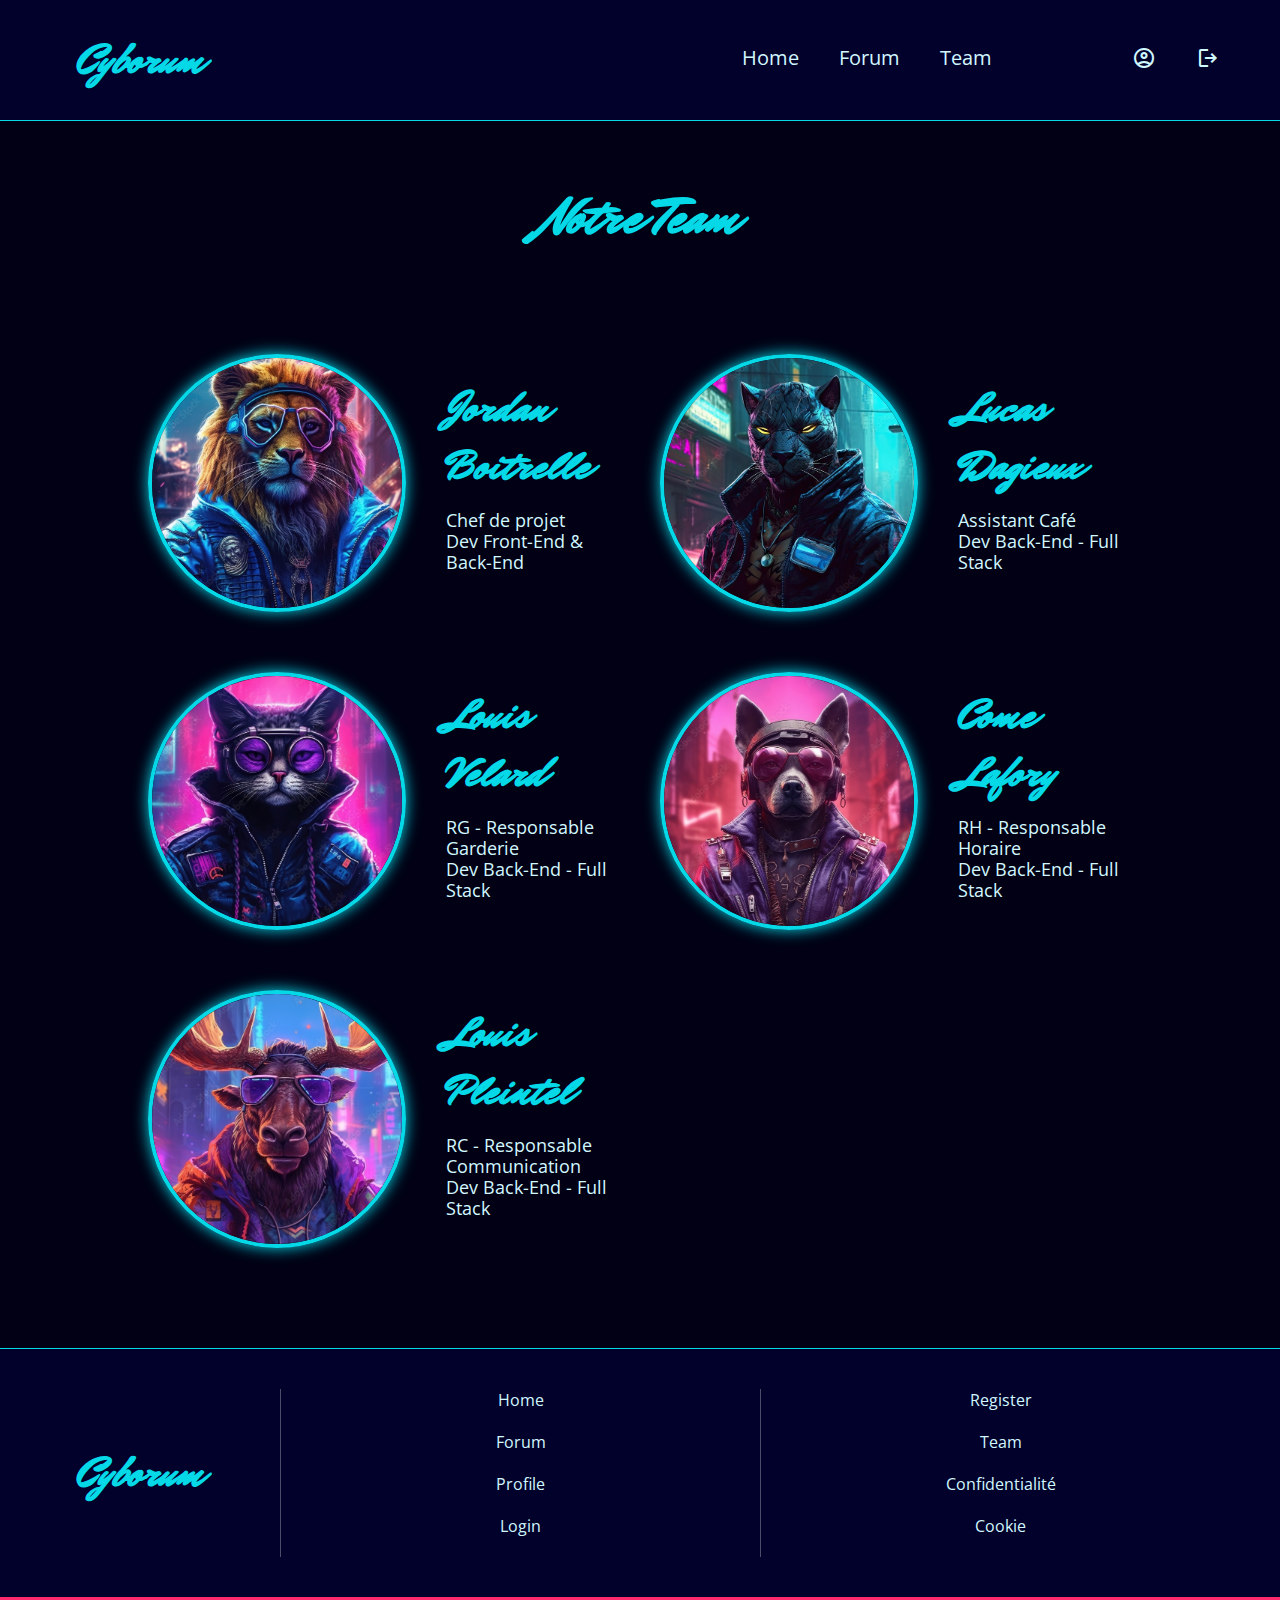
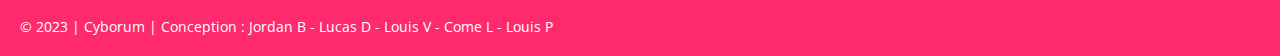
<file: assets/templates/teamIn.html>
<!Doctype html>
<html lang="fr">

<head>
    <meta charset="utf-8" content-type="text/html">
    <title>Forum</title>
    <link href="/assets/static/style.css" rel="stylesheet" type="text/css">
    <link rel="stylesheet"
        href="https://fonts.googleapis.com/css2?family=Material+Symbols+Outlined:opsz,wght,FILL,GRAD@24,400,0,0" />
</head>

<body>
    <!--HEADER-->
    <header>
        <div class="container container-xlarge">
            <div class="logo">
                <h2><a href="/">Cyborum</a></h2>
            </div>
            <nav class="nav-header">
                <ul class="menu">
                    <li class="menu-item"><a href="/">Home</a></li>
                    <li class="menu-item"><a href="/forumin">Forum</a></li>
                    <li class="menu-item"><a href="/teamin">Team</a></li>
                </ul>
                <ul class="menu menu-social">
                    <li class="menu-item"><a href="/users"><span class="material-symbols-outlined">
                                account_circle
                            </span></a></li>
                    <li class="menu-item"><a href="/login"><span class="material-symbols-outlined">
                                logout
                            </span></a></li>
                </ul>
            </nav>
        </div>
    </header>

    <!--SECTION CONTENT-->
    <section id="Content">

        <!--SECTION TEAM-->
        <section class="content-page section-border-bottom">

            <div class="container container-team">
                <h1>Notre Team</h1>
                <!--TEAM 1-->
                <div class="team">
                    <div class="team-img">
                        <img src="/assets/img/AdobeStock_645275048_Preview.jpeg" />
                    </div>
                    <div class="team-content">
                        <h2 class="title">Jordan Boitrelle</h2>
                        <p class="desc">Chef de projet<br />Dev Front-End & Back-End</p>
                    </div>
                </div>

                <!--TEAM 2-->
                <div class="team">
                    <div class="team-img">
                        <img src="/assets/img/AdobeStock_645275066_Preview.jpeg" />
                    </div>
                    <div class="team-content">
                        <h2 class="title">Lucas Dagieux</h2>
                        <p class="desc">Assistant Café<br />Dev Back-End - Full Stack</p>
                    </div>
                </div>

                <!--TEAM 3-->
                <div class="team">
                    <div class="team-img">
                        <img src="/assets/img/AdobeStock_645275013_Preview.jpeg" />
                    </div>
                    <div class="team-content">
                        <h2 class="title">Louis Velard</h2>
                        <p class="desc">RG - Responsable Garderie<br />Dev Back-End - Full Stack</p>
                    </div>
                </div>

                <!--TEAM 4-->
                <div class="team">
                    <div class="team-img">
                        <img src="/assets/img/AdobeStock_645275028_Preview.jpeg" />
                    </div>
                    <div class="team-content">
                        <h2 class="title">Come Lafory</h2>
                        <p class="desc">RH - Responsable Horaire<br />Dev Back-End - Full Stack</p>
                    </div>
                </div>

                <!--TEAM 5-->
                <div class="team">
                    <div class="team-img">
                        <img src="/assets/img/AdobeStock_645275061_Preview.jpeg" />
                    </div>
                    <div class="team-content">
                        <h2 class="title">Louis Pleintel</h2>
                        <p class="desc">RC - Responsable Communication<br />Dev Back-End - Full Stack</p>
                    </div>
                </div>


            </div>
        </section>

        <!--END CONTENT-->
    </section>

    <!--FOOTER-->
    <footer>
        <div class="container container-xlarge">
            <div class="logo">
                <h2>Cyborum</h2>
            </div>
            <nav class="nav-footer">
                <ul class="menu menu1">
                    <li class="menu-item"><a href="/">Home</a></li>
                    <li class="menu-item"><a href="/forum">Forum</a></li>
                    <li class="menu-item"><a href="/users">Profile</a></li>
                    <li class="menu-item"><a href="/login">Login</a></li>
                </ul>

                <ul class="menu menu2">
                    <li class="menu-item">Register</li>
                    <li class="menu-item"><a href="/team">Team</a></li>
                    <li class="menu-item">Confidentialité</li>
                    <li class="menu-item">Cookie</li>
                </ul>
            </nav>
        </div>
        <div class="copyright">© 2023 | Cyborum | Conception : Jordan B - Lucas D - Louis V - Come L - Louis P </div>
    </footer>
</body>

</html>
</file>
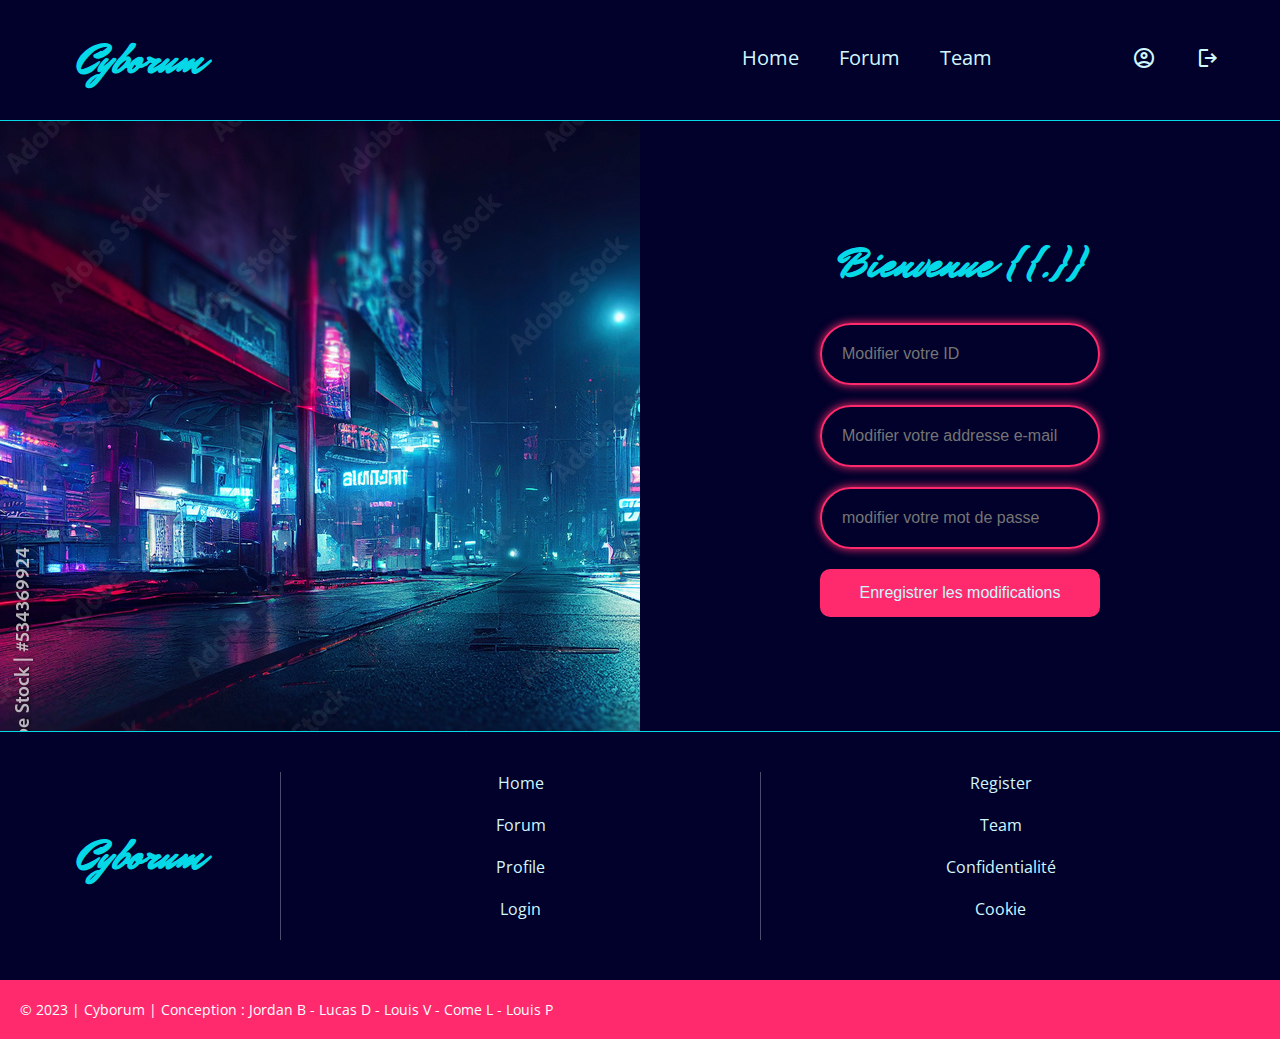
<file: assets/templates/user.html>
<!DOCTYPE html>
<html lang="fr">
<head>
    <meta charset="utf-8" content-type="text/html">
    <title>Paramètres Utilisateur - Cyborum</title>
    <link href="/assets/static/style.css" rel="stylesheet" type="text/css">
    <link rel="stylesheet" href="https://fonts.googleapis.com/css2?family=Material+Symbols+Outlined:opsz,wght,FILL,GRAD@24,400,0,0" />
</head>

<header>
    <div class="container container-xlarge">
        <div class="logo">
            <h2><a href="/" class="custom-link">Cyborum</a></h2>
        </div>
        <nav class="nav-header">
            <ul class="menu">
                <li class="menu-item"><a href="/">Home</a></li>
                <li class="menu-item"><a href="forum">Forum</a></li>
                <li class="menu-item"><a href="team">Team</a></li>
            </ul>
            <ul class="menu menu-social">
                <li class="menu-item"><a href="usersetting"><span class="material-symbols-outlined">account_circle</span></a></li>
                <li class="menu-item"><a href="login"><span class="material-symbols-outlined">logout</span></a></li>
            </ul>
        </nav>
    </div>
</header>

<body class="settings">
    <!-- HEADER -->
    

    <!-- SECTION CONTENT -->
    <section id="Content">
        <!-- SECTION PARAMETRES UTILISATEUR -->
        <section class="content-page section-border-bottom">
            <div class="container container-xlarge">
                <div class="mid-width"> 
                </div>
                <div class="mid-width">
                    <h2>Bienvenue {{.}}</h2>
                    <form action="/users" method="post" class="user-settings-form">
                        <input type="text" name="username" placeholder="Modifier votre ID" >
                        <input type="email" name="email" placeholder="Modifier votre addresse e-mail" >
                        <input type="password" name="password" placeholder="modifier votre mot de passe">
                        <button type="submit">Enregistrer les modifications</button>
                    </form>
                </div>
            </div>
        </section>
        <!-- END SECTION PARAMETRES UTILISATEUR -->

        <!-- FOOTER -->
        <footer>
            <div class="container container-xlarge">
                <div class="logo">
                    <h2>Cyborum</h2>
                </div>
                <nav class="nav-footer">
                    <ul class="menu menu1">
                        <li class="menu-item"><a href="/">Home</a></li>
                        <li class="menu-item"><a href="forum">Forum</a></li>
                        <li class="menu-item">Profile</li>
                        <li class="menu-item"><a href="login">Login</a></li>
                    </ul>
                    <ul class="menu menu2">
                        <li class="menu-item">Register</li>
                        <li class="menu-item"><a href="team">Team</a></li>
                        <li class="menu-item">Confidentialité</li>
                        <li class="menu-item">Cookie</li>
                    </ul>
                </nav>
            </div>
            <div class="copyright">© 2023 | Cyborum | Conception : Jordan B - Lucas D - Louis V - Come L - Louis P </div>
        </footer>
    </section>
    <!-- END SECTION CONTENT -->
</body>
</html>
</file>
<file: assets/static/style.css>
/* Définition du type MIME CSS */
/* Texte CSS */
@import url("https://fonts.googleapis.com/css2?family=Mr+Dafoe&family=Open+Sans:wght@300;500;600;700&display=swap");

/* INFOS DESIGN
---------------------------------------------------
COLORS
BLEU TRES FONCES BACKGROUND CONTENT : #010014
BLEU FONCES BACKGROUND HEADER / FOOTER: #01012B
BLEU CLAIR BORDER / TITLE : #05D9E8
COLOR FONT : #D1F7FF
ROSE : #FF2A6D
VERT : #0CF76E
---------------------------------------------------
FONTS
font-family: 'Mr Dafoe', cursive;
font-family: 'Open Sans', sans-serif;
---------------------------------------------------
*/
/* CSS GLOBAL PAGE ================================
================================================ */
* {
  margin: 0;
  padding: 0;
}

body {
  box-sizing: border-box;
}

header,
#Content,
footer {
  width: 100%;
  display: flex;
  justify-content: center;
  flex-wrap: wrap;
  flex-direction: row;
}

.page-forum #Content .container {
  padding: 100px 0;
}

.content-page {
  width: 100%;
  display: flex;
  justify-content: center;
}

.container {
  width: 80%;
  display: flex;
  justify-content: center;
  align-items: center;
  padding: 40px;
}

.container-xlarge {
  width: 100%;
  padding: 40px 0;
  justify-content: flex-start;
}

#Content p {
  color: #d1f7ff;
  font-size: 16px;
  line-height: 21px;
  font-family: "Open Sans", sans-serif;
  margin-bottom: 15px;
}

/* HEADER =========================================
================================================ */
header {
  background: #01012b;
  border-bottom: 1px solid #05d9e8;
}

header .container-xlarge {
  padding: 40px;
}

header .logo {
  width: 20%;
  height: 40px;
  line-height: 40px;
  color: #05d9e8;
}

header .logo h2 {
  font-family: "Mr Dafoe", cursive;
  font-size: 42px;
  padding-right: 40px;
  text-align: center;
}

header .logo h2 a {
  text-decoration: none;
  color: #05d9e8;
}

header nav {
  width: 80%;
  display: flex;
  justify-content: flex-end;
}

header nav ul.menu {
  display: block;
  float: right;
}

header nav ul.menu.menu-social {
  margin-left: 100px;
}

header nav ul.menu li.menu-item {
  float: left;
  list-style: none;
  margin: 0 20px;
  font-family: "Open Sans", sans-serif;
}

header nav ul.menu li.menu-item a {
  text-decoration: none;
  color: #d1f7ff;
  font-size: 20px;
  line-height: 24px;
}

/* FOOTER =========================================
================================================ */
footer {
  background: #01012b;
  margin-bottom: -20px;
  position: relative;
}

footer .container-xlarge {
  justify-content: flex-start;
  padding: 40px;
}

footer .logo {
  width: 20%;
  height: 40px;
  line-height: 40px;
  color: #05d9e8;
}

footer .logo h2 {
  font-family: "Mr Dafoe", cursive;
  font-size: 42px;
  padding-right: 40px;
  text-align: center;
}

footer nav {
  display: flex;
  width: 80%;
  flex-direction: row;
}

footer nav ul {
  width: 50%;
  display: flex;
  flex-direction: column;
  justify-content: center;
  align-items: center;
  border-left: 1px solid rgba(255, 255, 255, 0.3);
}

footer nav ul li {
  list-style: none;
  margin: 0 0 20px;
  color: #d1f7ff;
  font-family: "Open Sans", sans-serif;
}

footer nav ul li a {
  color: #d1f7ff;
  text-decoration: none;
}

footer nav ul li a:hover {
  color: #05d9e8;
}

footer .copyright {
  background: #ff2a6d;
  color: #fff;
  padding: 20px;
  font-size: 14px;
  width: 100%;
  font-family: "Open Sans", sans-serif;
}

/* BTN EDIT POST ==================================
================================================ */
#Content .btn-edit-post {
  position: fixed;
  right: 1.5%;
  top: 85%;
  z-index: 1;
}

#Content .btn-edit-post .btn {
  width: 120px;
  height: 120px;
  border-radius: 500px;
  background: none;
  border: 2px solid #05d9e8;
  box-shadow: 0 0 10px #05d9e8;
  display: flex;
  align-items: center;
  justify-content: center;
}

#Content .btn-edit-post .btn a {
  color: #05d9e8;
  text-decoration: none;
  height: 42px;
  width: 42px;
}

#Content .btn-edit-post .btn a span {
  font-size: 42px;
}

/* CONTENT ========================================
================================================ */
#Content {
  background: #010014;
  position: relative;
}

/* ----- TITLE CONTENT ----- */
#Content h2 {
  font-size: 42px;
  margin-bottom: 30px;
  color: #05d9e8;
  font-family: "Mr Dafoe", cursive;
  z-index: 99;
}

#Content .section-border-bottom {
  border-bottom: 1px solid #05d9e8;
}

/* ----- SECTION REGISTER LOGIN ----- */
.content-page.section-border-bottom .container-xlarge {
  padding-top: 0;
  padding-bottom: 0;
}

.mid-width {
  width: 50%;
  min-height: 450px;
  padding: 80px 40px;
  display: flex;
  align-items: center;
  justify-content: center;
  flex-direction: column;
  position: relative;
}

.mid-width:nth-of-type(1) {
  background: url("../img/AdobeStock_534369924_Preview.jpeg");
}

.mid-width:nth-of-type(2) {
  background: #01012b;
}

.mid-width p .link {
  color: #ff2a6d;
  font-size: 18px;
  text-decoration: none;
}

.mid-width form {
  width: 50%;
  display: flex;
  flex-direction: column;
}

.mid-width form input {
  padding: 20px 20px;
  margin-bottom: 20px;
  box-shadow: 0 0 10px #ff2a6d;
  border: 2px solid #ff2a6d;
  border-radius: 500px;
  font-size: 16px;
  color: #ff2a6d;
  z-index: 99;
}

.mid-width:nth-of-type(2) form input {
  /*border-color: #05D9E8;*/
  color: #d1f7ff;
  background: none;
  z-index: 99;
}

.mid-width form button {
  padding: 15px 20px;
  border-radius: 10px;
  border: none;
  background: #ff2a6d;
  font-size: 16px;
  color: #d1f7ff;
  z-index: 99;
}

/* ----- SECTION INFOS ----- */
#Content .container-icon {
  flex-wrap: wrap;
  padding-top: 60px;
  padding-bottom: 60px;
}

#Content .container .icon-box {
  width: 33.3333%;
  display: flex;
  align-items: center;
  flex-direction: column;
  position: relative;
}

#Content .container .icon-box:after {
  font-family: "Material Symbols Outlined";
  content: "\e409";
  position: absolute;
  color: #d1f7ff;
  right: 0;
  font-size: 72px;
  line-height: 150px;
}

#Content .container .icon-box:last-child:after {
  display: none;
}

#Content .container .icon-box .icon {
  width: 150px;
  height: 150px;
  border-radius: 500px;
  background: none;
  border: 4px solid #05d9e8;
  box-shadow: 0 0 10px #05d9e8;
  display: flex;
  align-items: center;
  justify-content: center;
  margin-bottom: 20px;
  transition: all ease-in-out .2s;
}

#Content .container .icon-box:hover .icon {
  transform: scale(1.1)
}

#Content .container .icon-box .icon span {
  font-size: 64px;
  color: #05d9e8;
}

#Content .container .icon-box .box-content {
  display: flex;
  flex-direction: column;
  align-items: center;
  /*justify-content: center;*/
}

#Content .container .icon-box .box-content .icon-title {
  font-size: 24px;
  color: #d1f7ff;
  font-family: "Open Sans", sans-serif;
  font-weight: 500;
}

#Content .container .icon-box .box-content .icon-desc {
  font-size: 18px;
  color: #d1f7ff;
  font-family: "Open Sans", sans-serif;
  font-weight: 300;
  text-align: center;
}

#Content .container-icon .block-content {
  width: 100%;
}

#Content .container-icon .block-content h2 {
  text-align: center;
  margin-bottom: 60px;
}

/* TEAM ===========================================
================================================ */
#Content .container-team {
  flex-direction: row;
  flex-wrap: wrap;
  justify-content: flex-start;
  padding-top: 60px;
}

#Content .container-team h1 {
  width: 100%;
  margin-bottom: 100px;
  color: #05d9e8;
  font-family: "Mr Dafoe", cursive;
  font-size: 52px;
  text-align: center;
}

#Content .team {
  display: flex;
  flex-direction: row;
  width: calc(50% - 4%);
  flex-wrap: wrap;
  margin: 0 2% 60px;
}

#Content .team .team-img {
  width: 250px;
  height: 250px;
  border-radius: 100%;
  overflow: hidden;
  display: flex;
  justify-content: center;
  border: 4px solid #05d9e8;
  box-shadow: 0 0 15px #05d9e8;
}

#Content .team .team-img img {
  width: auto;
  height: 100%;
}

#Content .team .team-content {
  width: calc(100% - 298px);
  display: flex;
  align-items: flex-start;
  justify-content: center;
  flex-direction: column;
  padding-left: 40px;
}

#Content .team .team-content h2 {
  margin-bottom: 15px;
}

#Content .team .team-content .desc {
  font-size: 18px;
  color: #d1f7ff;
  font-family: "Open Sans", sans-serif;
}

/* FORUM ==========================================
================================================ */
/*.page-forum #Content{
	background: url('../img/AdobeStock_527832966_Preview.jpeg');
}*/
#Content .forum {
  display: flex;
  width: 100%;
  min-height: 50vh;
}

#Content .forum .forum-filter,
#Content .forum .forum-content {
  box-shadow: 0 0 15px #05d9e8;
  border: 2px solid #05d9e8;
  border-radius: 10px;
  /*background: #01012B;*/
}

#Content .forum .forum-filter {
  width: 20%;
  margin-right: 5%;
}

#Content .forum .forum-content {
  width: 75%;
  padding: 40px 0;
}

/* ----- FORUM FILTER NAV ----- */
#Content .forum .forum-filter .forum-nav {
  font-family: 'Open Sans', sans-serif;
  padding: 40px;
  color: #D1F7FF;
}

#Content .forum .forum-filter .forum-nav .forum-menu .forum-menu-item {
  list-style: none;
  font-size: 22px;
  padding-bottom: 30px;
  margin-bottom: 30px;
  border-bottom: 1px solid rgba(255, 255, 255, .15);
}

#Content .forum .forum-filter .forum-nav .forum-menu .forum-menu-item>div {
  display: flex;
  align-items: center;
}

#Content .forum .forum-filter .forum-nav .forum-menu .forum-menu-item>div input {
  width: 24px;
  height: 24px;
  margin-right: 20px;
}

#Content .forum .forum-filter .forum-nav .forum-menu .forum-menu-item label {
  padding: 10px 15px;
  border-radius: 5px;
  border: 1px solid;
  font-size: 18px;
  line-height: 19px;
}

#Content .forum .forum-filter .forum-nav .forum-menu .forum-menu-item:nth-of-type(1) label {
  color: #FF2A6D;
  border-color: #FF2A6D;
}

#Content .forum .forum-filter .forum-nav .forum-menu .forum-menu-item:nth-of-type(2) label {
  color: #0CF76E;
  border-color: #0CF76E;
}

#Content .forum .forum-filter .forum-nav .forum-menu .forum-menu-item:nth-of-type(3) label {
  color: #FFFF00;
  border-color: #FFFF00;
}

#Content .forum .forum-filter .forum-nav .forum-menu .forum-menu-item:nth-of-type(4) label {
  color: #00ffd0;
  border-color: #00ffd0;
}

#Content .forum .forum-filter .forum-nav .forum-menu .forum-menu-item:nth-of-type(5) label {
  color: #ffbb00;
  border-color: #ffbb00;
}

#Content .forum .forum-filter .forum-nav .forum-menu .forum-menu-item input[type=checkbox] {
  -webkit-appearance: none;
  -moz-appearance: none;
  -ms-appearance: none;
}

#Content .forum .forum-filter .forum-nav .forum-menu .forum-menu-item input[type=checkbox] {
  border-radius: 2px;
  height: 24px;
  width: 24px;
  background: none;
  border: 1px solid #fff;
  margin-right: 20px;
}

#Content .forum .forum-filter .forum-nav .forum-menu .forum-menu-item input[type="checkbox"]:checked {
  background: none;
  position: relative;
  box-shadow: 0 0 10px #05D9E8;
  border-color: #05D9E8;
}

#Content .forum .forum-filter .forum-nav .forum-menu .forum-menu-item input[type="checkbox"]:checked:before {
  font-family: 'Material Symbols Outlined';
  content: '\e876';
  display: block;
  color: #FFF;
  font-size: 24px;
  position: absolute;
  line-height: 24px;
}

#Content .forum .forum-filter .btn-filter {
  width: 100%;
  padding: 10px 25px;
  font-size: 16px;
  background: none;
  border: 2px solid #05d9e8;
  color: #05d9e8;
  border-radius: 5px;
  cursor: pointer;
}

#Content .forum .forum-filter .userfilter {
  border-top: #FFF 1px solid;
  margin-top: 20px;
}

#Content .forum .forum-filter #filteruser {
  margin-top: 20px;
}

/* ----- FORUM CONTENT ----- */
#Content .forum .forum-content .forum-msg {
  font-family: "Open Sans", sans-serif;
  color: #d1f7ff;
  padding-bottom: 20px;
  margin: 0 40px 80px;
  border-bottom: 1px solid #d1f7ff;
}

#Content .forum .forum-content .forum-msg:last-child {
  border: none;
  margin-bottom: 0;
  padding-bottom: 0;
}

#Content .forum .forum-content .forum-msg .forum-msg-header {
  display: flex;
  flex-direction: row;
  align-items: center;
}

#Content .forum .forum-content .forum-msg .forum-msg-header p {
  font-size: 16px;
  line-height: 19px;
  margin: 0 10px 20px;
  padding: 5px 0;
}

#Content .forum .forum-content .forum-msg .forum-msg-header p:first-child {
  margin-left: 0;
}

#Content .forum .forum-content .forum-msg .forum-msg-header p:last-child {
  margin-right: 0;
}

#Content .forum .forum-content .forum-msg .forum-msg-header .categories {
  display: flex;
  flex-direction: row;
  margin-left: 10px;
}

#Content .forum .forum-content .forum-msg .forum-msg-header p.category {
  padding: 5px 10px;
  border-radius: 5px;
  border: 1px solid;
}

#Content .forum .forum-content .forum-msg .forum-msg-header p.category:nth-of-type(1) {
  color: #ff2a6d;
  border-color: #ff2a6d;
}

#Content .forum .forum-content .forum-msg .forum-msg-header p.category:nth-of-type(2) {
  color: #0cf76e;
  border-color: #0cf76e;
}

#Content .forum .forum-content .forum-msg .forum-msg-header p.category:nth-of-type(3) {
  color: #05d9e8;
  border-color: #05d9e8;
}

#Content .forum .forum-content .forum-msg .forum-msg-content .msg {
  font-size: 21px;
}

#Content .forum .forum-content .forum-msg .forum-msg-footer {
  display: flex;
  margin-top: 20px;
  flex-wrap: wrap;
}

#Content .forum .forum-content .forum-msg .forum-msg-footer>div {
  display: flex;
}

#Content .forum .forum-content .forum-msg .forum-msg-footer .comment {
  display: flex;
  align-items: center;
}

#Content .forum .forum-content .forum-msg .forum-msg-footer .like,
#Content .forum .forum-content .forum-msg .forum-msg-footer .dislike {
  margin-right: 20px;
}

#Content .forum .forum-content .forum-msg .forum-msg-footer .like form,
#Content .forum .forum-content .forum-msg .forum-msg-footer .dislike form {
  display: flex;
  align-items: center;
}

#Content .forum .forum-content .forum-msg .forum-msg-footer .like button,
#Content .forum .forum-content .forum-msg .forum-msg-footer .dislike button {
  background: none;
  border: none;
  color: #FFF;
  cursor: pointer;
}

#Content .forum .forum-content .forum-msg .forum-msg-footer>div .count {
  margin-left: 10px;
  font-size: 18px;
}

#Content .forum .forum-content .forum-msg .forum-msg-footer .comment-list {
  width: 100%;
  margin-top: 20px;
  padding-top: 20px;
  border-top: 1px solid #d1f7ff;
  display: flex;
  flex-direction: column;
}

#Content .forum .forum-content .forum-msg .forum-msg-footer .comment-list .comment-msg-header {
  margin-bottom: 15px;
  border-bottom: 1px solid rgba(255, 255, 255, 0.15);
  display: flex;
}

#Content .forum .forum-content .forum-msg .forum-msg-footer .comment-list .comment-msg:first-child {
  margin-right: 20px;
}

#Content .forum .forum-content .forum-msg .forum-msg-footer .comment-list .comment-msg-footer {
  display: flex;
  margin-bottom: 30px;
  padding-bottom: 15px;
  border-bottom: 1px solid rgba(255, 255, 255, 0.35);
}

#Content .forum .forum-content .forum-msg .forum-msg-footer .comment-list .comment-msg-content p {
  font-size: 19px;
}

#Content .forum .forum-content .forum-msg .forum-msg-footer .new-comment {
  /* position: absolute; */
  /* top: 50px;
  right: 0; */
  border: 2px solid #05d9e8;
  color: #05d9e8;
  padding: 5px 15px;
  margin: 0 20px;
  margin-bottom: 3px;
  border-radius: 5px;
  background: none;
  font-size: 16px;
  cursor: pointer;
}

/* EDIT POST ======================================
================================================ */
.page-edit #Content .container {
  padding: 80px 0;
}

.page-edit form {
  display: flex;
  flex-direction: column;
  justify-content: center;
  align-items: center;
  width: 100%;
}

.page-edit #Content form h2 {
  margin-bottom: 60px;
}

.page-edit form textarea {
  min-height: 450px;
  background: none;
  border-radius: 5px;
  border: 2px solid #05D9E8;
  box-shadow: 0 0 10px #05D9E8;
  color: #05D9E8;
  font-size: 20px;
  font-family: 'Open Sans', sans-serif;
  margin-top: 40px;
  width: 80%;
  padding: 20px;
}

.page-edit form button {
  background: none;
  border: 2px solid #FF2A6D;
  box-shadow: 0 0 10px #FF2A6D;
  color: #FF2A6D;
  font-size: 18px;
  font-family: 'Open Sans', sans-serif;
  margin-top: 40px;
  width: 30%;
  padding: 15px 20px;
  border-radius: 5px;
}

.page-edit .check-wrap {
  display: flex;
  align-items: center;
  justify-content: flex-start;
  flex-wrap: wrap;
}

.page-edit .list-check {
  font-size: 18px;
  font-family: 'Open Sans', sans-serif;
  width: calc(33% - 40px);
  margin: 10px 20px;
  display: flex;
  align-items: center;
}

.page-edit .check-wrap .list-check label {
  border: 2px solid;
  padding: 10px 20px;
  border-radius: 5px;

  margin-left: 10px;
}

.page-edit .check-wrap .list-check:nth-of-type(1) label {
  color: #FF2A6D;
  border-color: #FF2A6D;
}

.page-edit .check-wrap .list-check:nth-of-type(2) label {
  color: #0CF76E;
  border-color: #0CF76E;
}

.page-edit .check-wrap .list-check:nth-of-type(3) label {
  color: #FFFF00;
  border-color: #FFFF00;
}

.page-edit .check-wrap .list-check:nth-of-type(4) label {
  color: #00ffd0;
  border-color: #00ffd0;
}

.page-edit .check-wrap .list-check:nth-of-type(5) label {
  color: #ffbb00;
  border-color: #ffbb00;
}

.page-edit .check-wrap .list-check input[type=checkbox] {
  -webkit-appearance: none;
  -moz-appearance: none;
  -ms-appearance: none;
}

.page-edit .check-wrap .list-check input[type=checkbox] {
  border-radius: 2px;
  height: 24px;
  width: 24px;
  background: none;
  border: 1px solid #fff;
  margin-right: 20px;
}

.page-edit .check-wrap .list-check input[type="checkbox"]:checked {
  background: none;
  position: relative;
  box-shadow: 0 0 10px #05D9E8;
  border-color: #05D9E8;
}

.page-edit .check-wrap .list-check input[type="checkbox"]:checked:before {
  font-family: 'Material Symbols Outlined';
  content: '\e876';
  display: block;
  color: #FFF;
  font-size: 24px;
  position: absolute;
  line-height: 24px;
}

.page-edit-post #Content .content-page .forum-post-msg {
  width: 80%;
}

.page-edit-post #Content .content-page .forum-post-msg .forum-msg-header {
  display: flex;
  align-items: center;
  margin-bottom: 15px;
  border-bottom: 1px solid rgba(255, 255, 255, .15);
}

.page-edit-post #Content .content-page .forum-post-msg .forum-msg-header>p {
  margin-right: 20px;
}

.page-edit-post #Content .content-page .forum-post-msg .forum-msg-header .categories {
  display: flex;
  align-items: center;
}

.page-edit-post #Content .content-page .forum-post-msg .forum-msg-header .categories .category {
  padding: 5px 15px;
  border: 2px solid #05D9E8;
  border-radius: 4px;
  color: #05D9E8;
  margin-right: 10px;
}

.page-edit-post #Content .content-page .forum-post-msg .forum-msg-header p.category:nth-of-type(1) {
  color: #ff2a6d;
  border-color: #ff2a6d;
}

.page-edit-post #Content .content-page .forum-post-msg .forum-msg-header p.category:nth-of-type(2) {
  color: #0cf76e;
  border-color: #0cf76e;
}

.page-edit-post #Content .content-page .forum-post-msg .forum-msg-header p.category:nth-of-type(3) {
  color: #05d9e8;
  border-color: #05d9e8;
}

.page-edit-post #Content .content-page .forum-post-msg .forum-msg-content p {
  font-size: 20px;
  line-height: 24px;
}

/* LOGIN PAGE =====================================
================================================ */
.page-login .mid-width {
  min-height: 46vh;
}

.page-login .mid-width:nth-of-type(2) {
  background: url("../img/AdobeStock_584396702_Preview.jpeg");
  background-size: auto 100%;
  background-position: center;
  position: relative;
}

.page-login .mid-width:nth-of-type(1) {
  background: #01012b;
}

.page-login .mid-width:nth-of-type(2):after {
  content: "";
  width: 100%;
  height: 100%;
  position: absolute;
  background: rgba(0, 0, 0, 0.45);
}

.page-login #Content .mid-width:nth-of-type(2) form input {
  padding: 20px 20px;
  margin-bottom: 20px;
  box-shadow: 0 0 10px #ff2a6d;
  border: 2px solid #ff2a6d;
  border-radius: 500px;
  font-size: 16px;
  color: #ff2a6d;
  background: #fff;
}

.page-login .mid-width:nth-of-type(1) form input {
  /*border-color: #05D9E8;*/
  color: #d1f7ff;
  background: none;
}

.select {
  display: flex;
  align-items: center;
  justify-content: center;
  gap: 25px;
}
</file>
